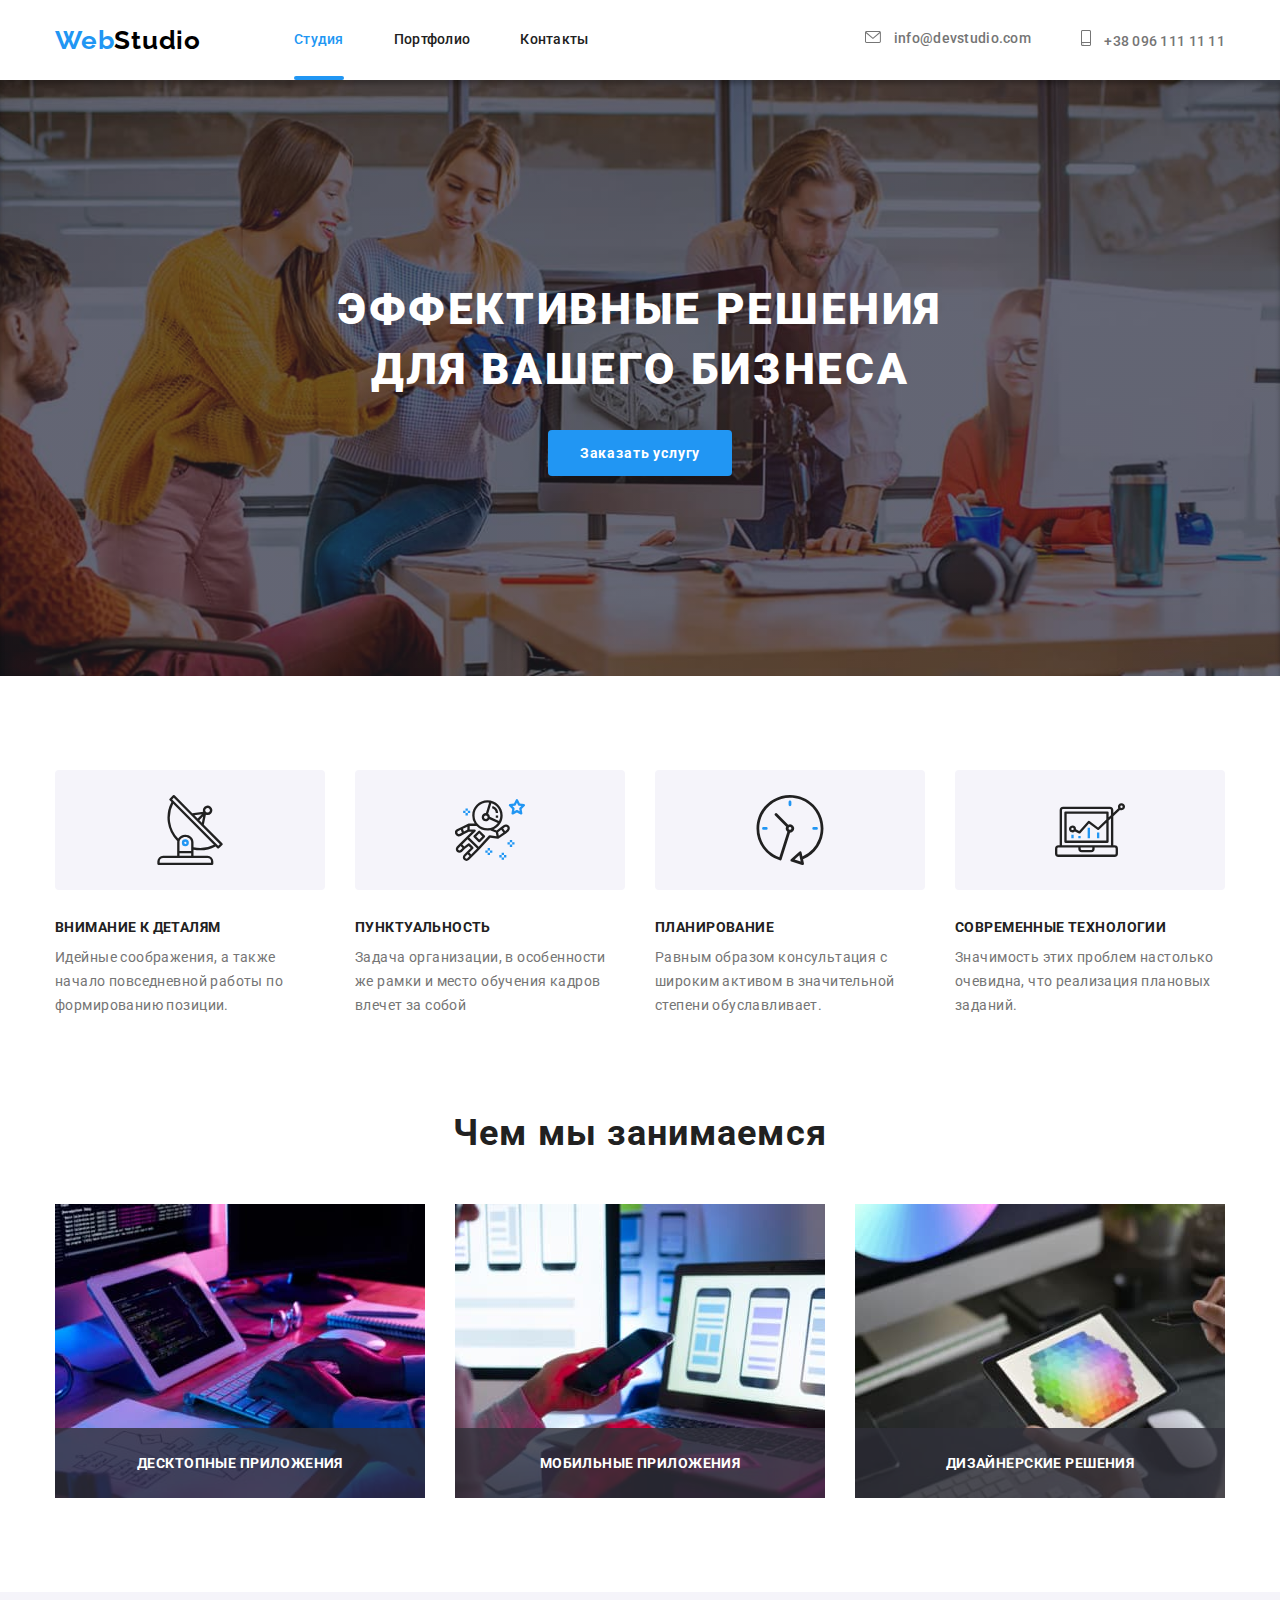
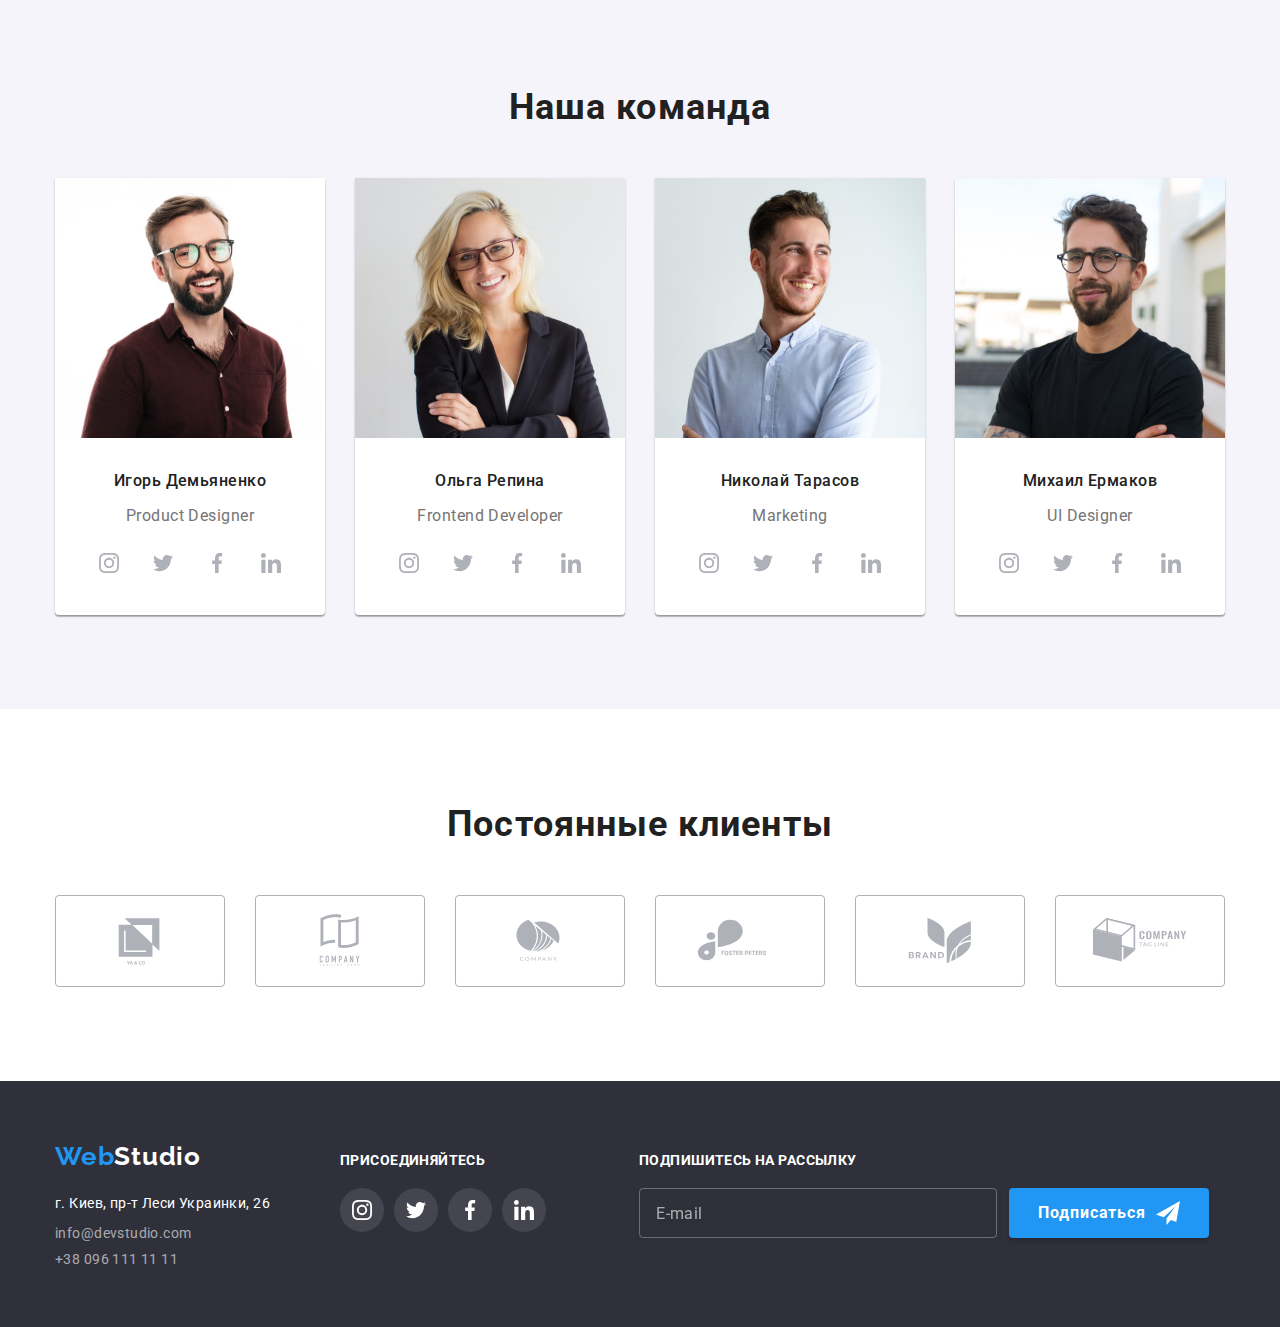
<file: index.html>
<!DOCTYPE html>
<html lang="ru">
  <head>
    <meta charset="UTF-8" />
    <meta http-equiv="X-UA-Compatible" content="IE=edge" />
    <meta name="viewport" content="width=device-width, initial-scale=1.0" />
    <!--fonts start-->
    <link rel="preconnect" href="https://fonts.googleapis.com" />
    <link rel="preconnect" href="https://fonts.gstatic.com" crossorigin />
    <link
      href="https://fonts.googleapis.com/css2?family=Raleway:wght@700&family=Roboto:wght@400;500;700;900&display=swap"
      rel="stylesheet"
    />
    <!--fonts end-->
    <!--normalise start-->
    <link
      rel="stylesheet"
      href="https://cdnjs.cloudflare.com/ajax/libs/modern-normalize/1.1.0/modern-normalize.min.css"
    />
    <!--normalise end-->
    <!--custom styles satrt-->
    <link rel="stylesheet" href="./CSS/main.min.css" />
    <link rel="stylesheet" href="./CSS/styles.css" />
    <!--custom styles end-->
    <title>WebStudio - HomePage</title>
  </head>
  <body>
    <!--Шапка сайта-->
    <header class="header">
      <div class="container main-nav">
        <nav class="site-nav">
          <a class="link logo" href="./index.html" title="HomePage"> Web<span>Studio</span> </a>
          <ul class="list site-link">
            <li class="item"><a class="link current" href="./index.html">Студия</a></li>
            <li class="item"><a class="link" href="./portfolio.html">Портфолио</a></li>
            <li class="item"><a class="link" href="">Контакты</a></li>
          </ul>
        </nav>
        <ul class="list contact-link contact-flex">
          <li class="item">
            <a class="link" href="mailto:info@devstudio.com">
              <svg class="contact-linc-icon" height="12px" width="16px">
                <use href="./images/symbol-defs.svg#mail-icon"></use>
              </svg>
              info@devstudio.com
            </a>
          </li>
          <li class="item">
            <a class="link" href="tel:+380961111111">
              <svg class="contact-linc-icon" height="16px" width="10px">
                <use href="./images/symbol-defs.svg#tel-icon"></use>
              </svg>
              +38 096 111 11 11</a
            >
          </li>
        </ul>
      </div>
    </header>
    <main>
      <!--Герой-->
      <section class="hero">
        <h1 class="hero-title">Эффективные решения<br />для вашего бизнеса</h1>
        <button class="hero-btn" type="button" data-modal-open>Заказать услугу</button>
      </section>
      <!--Наши преимущества-->
      <section class="features section">
        <div class="container">
          <h2 class="section__title" hidden>Наши преимущества</h2>
          <ul class="features__list list flex-container">
            <li class="features__item flex-element">
              <div class="features__wrapper">
                <svg class="icon-features" width="70px" height="70px">
                  <use href="./images/symbol-defs.svg#antenna"></use>
                </svg>
              </div>
              <h3 class="features__title">Внимание к деталям</h3>
              <p class="features__about">
                Идейные соображения, а также начало повседневной работы по формированию позиции.
              </p>
            </li>
            <li class="features__item flex-element">
              <div class="features__wrapper">
                <svg class="features__icon" width="70px" height="70px">
                  <use href="./images/symbol-defs.svg#astronaut"></use>
                </svg>
              </div>
              <h3 class="features__title">Пунктуальность</h3>
              <p class="features__about">
                Задача организации, в особенности же рамки и место обучения кадров влечет за собой
              </p>
            </li>
            <li class="features__item flex-element">
              <div class="features__wrapper">
                <svg class="features__icon" width="70px" height="70px">
                  <use href="./images/symbol-defs.svg#clock"></use>
                </svg>
              </div>
              <h3 class="features__title">Планирование</h3>
              <p class="features__about">
                Равным образом консультация с широким активом в значительной степени обуславливает.
              </p>
            </li>
            <li class="features__item flex-element">
              <div class="features__wrapper">
                <svg class="features__icon" width="70px" height="70px">
                  <use href="./images/symbol-defs.svg#diagram"></use>
                </svg>
              </div>
              <h3 class="features__title">Современные технологии</h3>
              <p class="features__about">
                Значимость этих проблем настолько очевидна, что реализация плановых заданий.
              </p>
            </li>
          </ul>
        </div>
      </section>
      <!--Примеры работ-->
      <section class="example section no-padding">
        <div class="container">
          <h2 class="section__title">Чем мы занимаемся</h2>
          <ul class="example__list list flex-container">
            <li class="flex-element example__item">
              <img src="./images/box-1.jpg" alt="Пример работы 1" width="370" height="294" />
              <p class="example__description">Десктопные приложения</p>
            </li>
            <li class="flex-element example__item">
              <img src="./images/box-2.jpg" alt="Пример работы 2" width="370" height="294" />
              <p class="example__description">Мобильные приложения</p>
            </li>
            <li class="flex-element example__item">
              <img src="./images/box-3.jpg" alt="Пример работы 3" width="370" height="294" />
              <p class="example__description">Дизайнерские решения</p>
            </li>
          </ul>
        </div>
      </section>
      <!--Команда-->
      <section class="command section">
        <div class="container">
          <h2 class="section__title">Наша команда</h2>
          <ul class="command__list list flex-container">
            <li class="command__item flex-element">
              <img
                class="command__photo"
                src="./images/employee-1.jpg"
                alt="Сотрудник 1"
                width="270"
                height="260"
              />
              <div class="command__wrapper">
                <h3 class="command__title">Игорь Демьяненко</h3>
                <p class="command__role">Product Designer</p>
                <ul class="social-networks list">
                  <li class="social-networks__item item">
                    <a
                      class="social-networks__link link"
                      href=""
                      target="_blank"
                      rel="noopener noreferrer"
                      aria-label="instagram"
                    >
                      <svg class="social-networks__icon" height="20px" width="20px">
                        <use href="./images/symbol-defs.svg#instagram"></use>
                      </svg>
                    </a>
                  </li>
                  <li class="social-networks__item item">
                    <a
                      class="social-networks__link"
                      href=""
                      target="_blank"
                      rel="noopener noreferrer"
                      aria-label="twitter"
                    >
                      <svg class="social-networks__icon" height="20px" width="20px">
                        <use href="./images/symbol-defs.svg#twitter"></use>
                      </svg>
                    </a>
                  </li>
                  <li class="social-networks__item item">
                    <a
                      class="social-networks__link"
                      href=""
                      target="_blank"
                      rel="noopener noreferrer"
                      aria-label="facebook"
                    >
                      <svg class="social-networks__icon" height="20px" width="20px">
                        <use href="./images/symbol-defs.svg#facebook"></use>
                      </svg>
                    </a>
                  </li>
                  <li class="social-networks__item item">
                    <a
                      class="social-networks__link"
                      href=""
                      target="_blank"
                      rel="noopener noreferrer"
                      aria-label="linkedin"
                    >
                      <svg class="social-networks__icon" height="20px" width="20px">
                        <use href="./images/symbol-defs.svg#linkedin"></use>
                      </svg>
                    </a>
                  </li>
                </ul>
              </div>
            </li>
            <li class="command__item flex-element">
              <img
                class="command__photo"
                src="./images/employee-2.jpg"
                alt="Сотрудник 2"
                width="270"
                height="260"
              />
              <div class="command__wrapper">
                <h3 class="command__title">Ольга Репина</h3>
                <p class="command__role">Frontend Developer</p>
                <ul class="social-networks list">
                  <li class="social-networks__item item">
                    <a
                      class="social-networks__link"
                      href=""
                      target="_blank"
                      rel="noopener noreferrer"
                      aria-label="instagram"
                    >
                      <svg class="social-networks__icon" height="20px" width="20px">
                        <use href="./images/symbol-defs.svg#instagram"></use>
                      </svg>
                    </a>
                  </li>
                  <li class="social-networks__item item">
                    <a
                      class="social-networks__link"
                      href=""
                      target="_blank"
                      rel="noopener noreferrer"
                      aria-label="twitter"
                    >
                      <svg class="social-networks__icon" height="20px" width="20px">
                        <use href="./images/symbol-defs.svg#twitter"></use>
                      </svg>
                    </a>
                  </li>
                  <li class="social-networks__item item">
                    <a
                      class="social-networks__link"
                      href=""
                      target="_blank"
                      rel="noopener noreferrer"
                      aria-label="facebook"
                    >
                      <svg class="social-networks__icon" height="20px" width="20px">
                        <use href="./images/symbol-defs.svg#facebook"></use>
                      </svg>
                    </a>
                  </li>
                  <li class="social-networks__item item">
                    <a
                      class="social-networks__link"
                      href=""
                      target="_blank"
                      rel="noopener noreferrer"
                      aria-label="linkedin"
                    >
                      <svg class="social-networks__icon" height="20px" width="20px">
                        <use href="./images/symbol-defs.svg#linkedin"></use>
                      </svg>
                    </a>
                  </li>
                </ul>
              </div>
            </li>
            <li class="command__item flex-element">
              <img
                class="command__photo"
                src="./images/employee-3.jpg"
                alt="Сотрудник 3"
                width="270"
                height="260"
              />
              <div class="command__wrapper">
                <h3 class="command__title">Николай Тарасов</h3>
                <p class="command__role">Marketing</p>
                <ul class="social-networks list">
                  <li class="social-networks__item item">
                    <a
                      class="social-networks__link"
                      href=""
                      target="_blank"
                      rel="noopener noreferrer"
                      aria-label="instagram"
                    >
                      <svg class="social-networks__icon" height="20px" width="20px">
                        <use href="./images/symbol-defs.svg#instagram"></use>
                      </svg>
                    </a>
                  </li>
                  <li class="social-networks__item item">
                    <a
                      class="social-networks__link"
                      href=""
                      target="_blank"
                      rel="noopener noreferrer"
                      aria-label="twitter"
                    >
                      <svg class="social-networks__icon" height="20px" width="20px">
                        <use href="./images/symbol-defs.svg#twitter"></use>
                      </svg>
                    </a>
                  </li>
                  <li class="social-networks__item item">
                    <a
                      class="social-networks__link"
                      href=""
                      target="_blank"
                      rel="noopener noreferrer"
                      aria-label="facebook"
                    >
                      <svg class="social-networks__icon" height="20px" width="20px">
                        <use href="./images/symbol-defs.svg#facebook"></use>
                      </svg>
                    </a>
                  </li>
                  <li class="social-networks__item item">
                    <a
                      class="social-networks__link"
                      href=""
                      target="_blank"
                      rel="noopener noreferrer"
                      aria-label="linkedin"
                    >
                      <svg class="social-networks__icon" height="20px" width="20px">
                        <use href="./images/symbol-defs.svg#linkedin"></use>
                      </svg>
                    </a>
                  </li>
                </ul>
              </div>
            </li>
            <li class="command__item flex-element">
              <img
                class="command__photo"
                src="./images/employee-4.jpg"
                alt="Сотрудник 4"
                width="270"
                height="260"
              />
              <div class="command__wrapper">
                <h3 class="command__title">Михаил Ермаков</h3>
                <p class="command__role">UI Designer</p>
                <ul class="social-networks list">
                  <li class="social-networks__item item">
                    <a
                      class="social-networks__link"
                      href=""
                      target="_blank"
                      rel="noopener noreferrer"
                      aria-label="instagram"
                    >
                      <svg class="social-networks__icon" height="20px" width="20px">
                        <use href="./images/symbol-defs.svg#instagram"></use>
                      </svg>
                    </a>
                  </li>
                  <li class="social-networks__item item">
                    <a
                      class="social-networks__link"
                      href=""
                      target="_blank"
                      rel="noopener noreferrer"
                      aria-label="twitter"
                    >
                      <svg class="social-networks__icon" height="20px" width="20px">
                        <use href="./images/symbol-defs.svg#twitter"></use>
                      </svg>
                    </a>
                  </li>
                  <li class="social-networks__item item">
                    <a
                      class="social-networks__link"
                      href=""
                      target="_blank"
                      rel="noopener noreferrer"
                      aria-label="facebook"
                    >
                      <svg class="social-networks__icon" height="20px" width="20px">
                        <use href="./images/symbol-defs.svg#facebook"></use>
                      </svg>
                    </a>
                  </li>
                  <li class="social-networks__item item">
                    <a
                      class="social-networks__link"
                      href=""
                      target="_blank"
                      rel="noopener noreferrer"
                      aria-label="linkedin"
                    >
                      <svg class="social-networks__icon" height="20px" width="20px">
                        <use href="./images/symbol-defs.svg#linkedin"></use>
                      </svg>
                    </a>
                  </li>
                </ul>
              </div>
            </li>
          </ul>
        </div>
      </section>
      <!--Клиенты-->
      <section class="clients section">
        <div class="container">
          <h2 class="section__title">Постоянные клиенты</h2>
          <ul class="clients__list list flex-container">
            <li class="clients__item item flex-element">
              <a class="clients__link link" href="">
                <svg class="clients__icon" height="60px" width="106px">
                  <use href="./images/symbol-defs.svg#logo-1"></use>
                </svg>
              </a>
            </li>
            <li class="clients__item item flex-element">
              <a class="clients__link link" href="">
                <svg class="clients__icon" height="60px" width="106px">
                  <use href="./images/symbol-defs.svg#logo-2"></use>
                </svg>
              </a>
            </li>
            <li class="clients__item item flex-element">
              <a class="clients__link link" href="">
                <svg class="clients__icon" height="60px" width="106px">
                  <use href="./images/symbol-defs.svg#logo-3"></use>
                </svg>
              </a>
            </li>
            <li class="clients__item item flex-element">
              <a class="clients__link link" href="">
                <svg class="clients__icon" height="60px" width="106px">
                  <use href="./images/symbol-defs.svg#logo-4"></use>
                </svg>
              </a>
            </li>
            <li class="clients__item item flex-element">
              <a class="clients__link link" href="">
                <svg class="clients__icon" height="60px" width="106px">
                  <use href="./images/symbol-defs.svg#logo-5"></use>
                </svg>
              </a>
            </li>
            <li class="clients__item item flex-element">
              <a class="clients__link link" href="">
                <svg class="clients__icon" height="60px" width="106px">
                  <use href="./images/symbol-defs.svg#logo-6"></use>
                </svg>
              </a>
            </li>
          </ul>
        </div>
      </section>
    </main>
    <!--Footer-->
    <footer class="footer">
      <div class="container">
        <div class="footer-contacts">
          <a class="link logo" href="./index.html" title="HomePage"> Web<span>Studio</span> </a>
          <address class="adds">г. Киев, пр-т Леси Украинки, 26</address>
          <ul class="list contact-link">
            <li class="footer-contact">
              <a class="link" href="mailto:info@devstudio.com">info@devstudio.com</a>
            </li>
            <li class="footer-contact">
              <a class="link" href="tel:+380961111111">+38 096 111 11 11</a>
            </li>
          </ul>
        </div>
        <div class="footer-social-link">
          <strong class="footer-title">присоединяйтесь</strong>
          <ul class="social-networks social-networks--mt list">
            <li class="social-networks__item item">
              <a
                class="social-networks__link social-networks__link--mode-dark link"
                href=""
                target="_blank"
                rel="noopener noreferrer"
                aria-label="instagram"
              >
                <svg class="social-linc-icon" height="20px" width="20px">
                  <use href="./images/symbol-defs.svg#instagram"></use>
                </svg>
              </a>
            </li>
            <li class="social-networks__item item">
              <a
                class="social-networks__link social-networks__link--mode-dark link"
                href=""
                target="_blank"
                rel="noopener noreferrer"
                aria-label="twitter"
              >
                <svg class="social-linc-icon" height="20px" width="20px">
                  <use href="./images/symbol-defs.svg#twitter"></use>
                </svg>
              </a>
            </li>
            <li class="social-networks__item item">
              <a
                class="social-networks__link social-networks__link--mode-dark link"
                href=""
                target="_blank"
                rel="noopener noreferrer"
                aria-label="facebook"
              >
                <svg class="social-linc-icon" height="20px" width="20px">
                  <use href="./images/symbol-defs.svg#facebook"></use>
                </svg>
              </a>
            </li>
            <li class="social-networks__item item">
              <a
                class="social-networks__link social-networks__link--mode-dark link"
                href=""
                target="_blank"
                rel="noopener noreferrer"
                aria-label="linkedin"
              >
                <svg class="social-linc-icon" height="20px" width="20px">
                  <use href="./images/symbol-defs.svg#linkedin"></use>
                </svg>
              </a>
            </li>
          </ul>
        </div>
        <form class="footer-form" name="subscribe-form">
          <strong class="footer-subscribe-form">Подпишитесь на рассылку</strong>
          <label>
            <input class="footer-form-email" type="email" name="user-email" placeholder="E-mail" />
          </label>
          <button class="footer-form-btn" type="submit">
            <span class="subscribe">Подписаться</span>
            <svg class="send" height="24px" width="24px">
              <use href="./images/symbol-defs.svg#send"></use>
            </svg>
          </button>
        </form>
      </div>
    </footer>
    <!-- modal window start-->
    <div class="backdrop is-hidden" data-modal>
      <div class="modal">
        <button class="modal-btn" type="button" data-modal-close>
          <svg class="close-modal" height="18px" width="18px">
            <use href="./images/symbol-defs.svg#close-icon"></use>
          </svg>
        </button>
        <form name="order-form" autocomplete="on" novalidate>
          <strong class="form-header">Оставьте свои данные, мы вам перезвоним</strong>
          <label class="form-entry-field">
            <span class="form-field-label">Имя</span>
            <div class="form-field-wrapper">
              <input
                class="form-field-contact"
                type="text"
                name="user-name"
                minlength="2"
                placeholder=" "
              />
              <svg class="form-icon" height="18px" width="18px">
                <use href="./images/symbol-defs.svg#person-black"></use>
              </svg>
            </div>
          </label>
          <label class="form-entry-field">
            <span class="form-field-label">Телефон</span>
            <div class="form-field-wrapper">
              <input class="form-field-contact" type="tel" name="user-phone" placeholder=" " />
              <svg class="form-icon" height="18px" width="18px">
                <use href="./images/symbol-defs.svg#phone-black"></use>
              </svg>
            </div>
          </label>
          <label class="form-entry-field">
            <span class="form-field-label">Почта</span>
            <div class="form-field-wrapper">
              <input class="form-field-contact" type="email" name="user-email" placeholder=" " />
              <svg class="form-icon" height="18px" width="18px">
                <use href="./images/symbol-defs.svg#email-black"></use>
              </svg>
            </div>
          </label>
          <label class="form-entry-field comment">
            <span class="form-field-label">Комментарий</span>
            <textarea
              class="form-field-comment"
              name="user-comment"
              cols="30"
              rows="11"
              placeholder="Введите текст"
            ></textarea>
          </label>
          <label class="form-entry-field check">
            <input class="visually-hidden form-chekbox" type="checkbox" name="user-agreement" />
            <span class="custom-chekbox">
              <svg class="custom-chekbox-icon" width="11px" height="8px">
                <use href="./images/symbol-defs.svg#vector"></use>
              </svg>
            </span>
            <span class="text-agreement">Соглашаюсь с рассылкой и принимаю</span>
            <a class="link-agreement" href="">Условия договора</a>
          </label>
          <button class="form-submit-btn" type="submit" disabled>Отправить</button>
        </form>
      </div>
    </div>
    <!-- modal window end-->
    <!-- JS start-->
    <script src="./js/modal.js"></script>
    <!-- JS end-->
  </body>
</html>
</file>
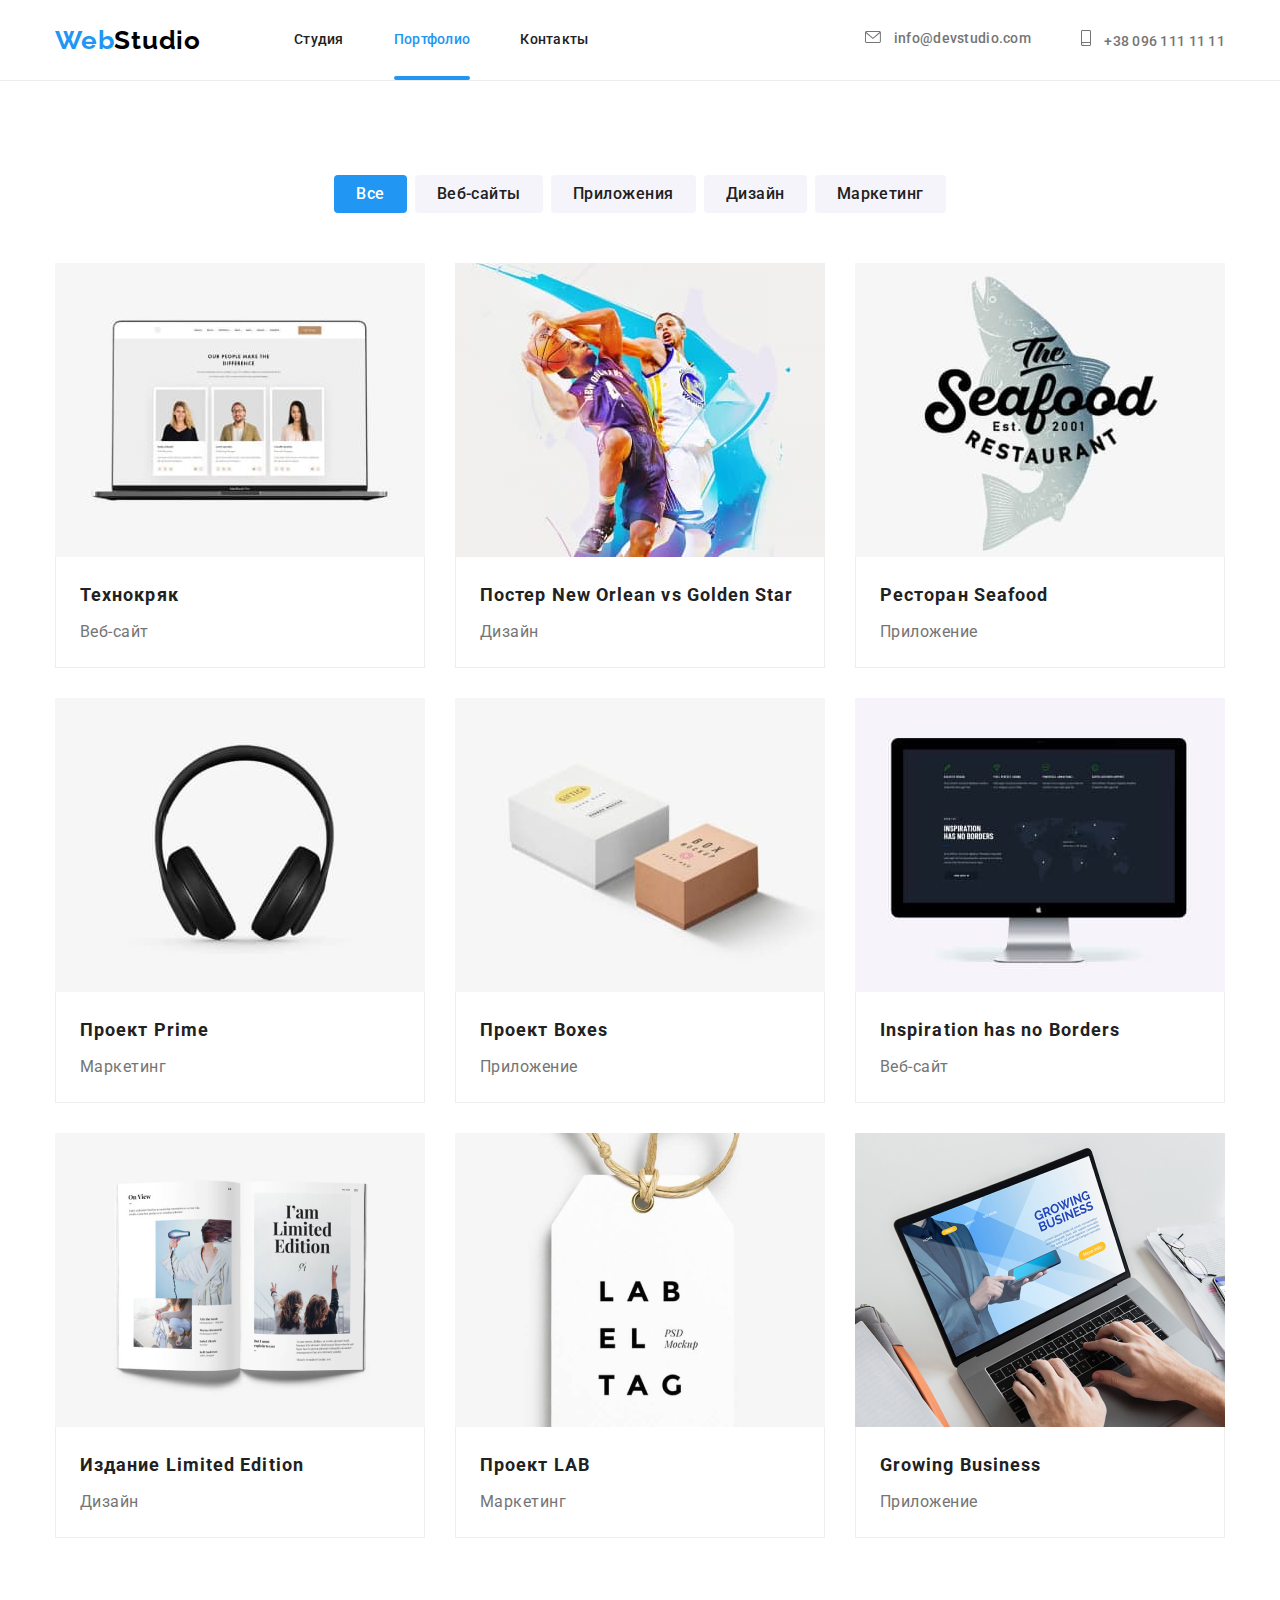
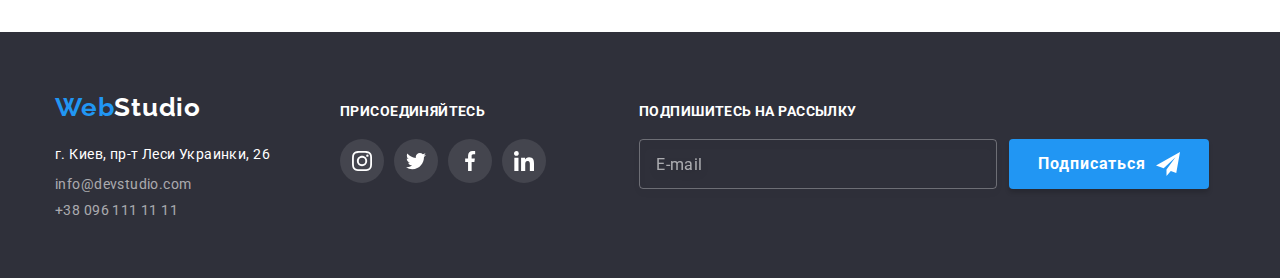
<file: portfolio.html>
<!DOCTYPE html>
<html lang="ru">
  <head>
    <meta charset="UTF-8" />
    <meta http-equiv="X-UA-Compatible" content="IE=edge" />
    <meta name="viewport" content="width=device-width, initial-scale=1.0" />
    <!--fonts start-->
    <link rel="preconnect" href="https://fonts.googleapis.com" />
    <link rel="preconnect" href="https://fonts.gstatic.com" crossorigin />
    <link
      href="https://fonts.googleapis.com/css2?family=Raleway:wght@700&family=Roboto:wght@400;500;700;900&display=swap"
      rel="stylesheet"
    />
    <!--fonts end-->
    <!--normalise start-->
    <link
      rel="stylesheet"
      href="https://cdnjs.cloudflare.com/ajax/libs/modern-normalize/1.1.0/modern-normalize.min.css"
    />
    <!--normalise end-->
    <!--custom styles satrt-->
    <link rel="stylesheet" href="./CSS/main.min.css" />
    <link rel="stylesheet" href="./CSS/styles.css" />
    <!--custom styles end-->
    <title>Portfolio</title>
  </head>
  <body>
    <!--Шапка сайта-->
    <header class="header pf-header">
      <div class="container main-nav">
        <nav class="site-nav">
          <a class="link logo" href="./index.html" title="HomePage"> Web<span>Studio</span> </a>
          <ul class="list site-link">
            <li class="item"><a class="link" href="./index.html">Студия</a></li>
            <li class="item"><a class="link current" href="./portfolio.html">Портфолио</a></li>
            <li class="item"><a class="link" href="">Контакты</a></li>
          </ul>
        </nav>
        <ul class="list contact-link contact-flex">
          <li class="item">
            <a class="link" href="mailto:info@devstudio.com">
              <svg class="contact-linc-icon" height="12px" width="16px">
                <use href="./images/symbol-defs.svg#mail-icon"></use>
              </svg>
              info@devstudio.com
            </a>
          </li>
          <li class="item">
            <a class="link" href="tel:+380961111111">
              <svg class="contact-linc-icon" height="16px" width="10px">
                <use href="./images/symbol-defs.svg#tel-icon"></use>
              </svg>
              +38 096 111 11 11</a
            >
          </li>
        </ul>
      </div>
    </header>
    <!--герой-->
    <main>
      <!--Портфолио-->
      <section class="section">
        <div class="pf-container">
          <h1 class="pf-title" hidden>Портфолио</h1>
          <!--фильтры-->
          <ul class="list filter-flex">
            <li class="pf-item">
              <button class="portfolio-btn current" type="button">Все</button>
            </li>
            <li class="pf-item">
              <button class="portfolio-btn" type="button">Веб-сайты</button>
            </li>
            <li class="pf-item">
              <button class="portfolio-btn" type="button">Приложения</button>
            </li>
            <li class="pf-item">
              <button class="portfolio-btn" type="button">Дизайн</button>
            </li>
            <li class="pf-item">
              <button class="portfolio-btn" type="button">Маркетинг</button>
            </li>
          </ul>
          <!--Портфолио примеры работ-->
          <ul class="list flex-container">
            <li class="flex-element">
              <div class="pf-card">
                <img
                  class="img-example"
                  src="./images/portfolio/img-1.jpg"
                  alt="Пример веб-сайта"
                  width="370"
                  height="294"
                />
                <div class="pf-overlay is-hidden">
                  <p class="pf-description">
                    Ресурс предлагает комплексные предложения с разным уровнем функционала и
                    сервисов. Все это позволит посетителю получить исчерпывающие сведения о компании
                    или частном лице.
                  </p>
                </div>
              </div>
              <div class="example-descripion">
                <h2 class="example-title">Технокряк</h2>
                <p class="about-example">Веб-сайт</p>
              </div>
            </li>
            <li class="flex-element">
              <div class="pf-card">
                <img
                  class="img-example"
                  src="./images/portfolio/img-2.jpg"
                  alt="Пример Дизайна"
                  width="370"
                  height="294"
                />
                <div class="pf-overlay is-hidden">
                  <p class="pf-description">
                    Ресурс предлагает комплексные предложения с разным уровнем функционала и
                    сервисов. Все это позволит посетителю получить исчерпывающие сведения о компании
                    или частном лице.
                  </p>
                </div>
              </div>
              <div class="example-descripion">
                <h2 class="example-title">Постер New Orlean vs Golden Star</h2>
                <p class="about-example">Дизайн</p>
              </div>
            </li>
            <li class="flex-element">
              <div class="pf-card">
                <img
                  class="img-example"
                  src="./images/portfolio/img-3.jpg"
                  alt="Пример приложения"
                  width="370"
                  height="294"
                />
                <div class="pf-overlay is-hidden">
                  <p class="pf-description">
                    Ресурс предлагает комплексные предложения с разным уровнем функционала и
                    сервисов. Все это позволит посетителю получить исчерпывающие сведения о компании
                    или частном лице.
                  </p>
                </div>
              </div>
              <div class="example-descripion">
                <h2 class="example-title">Ресторан Seafood</h2>
                <p class="about-example">Приложение</p>
              </div>
            </li>
            <li class="flex-element">
              <div class="pf-card">
                <img
                  class="img-example"
                  src="./images/portfolio/img-4.jpg"
                  alt="Пример маркетинг"
                  width="370"
                  height="294"
                />
                <div class="pf-overlay is-hidden">
                  <p class="pf-description">
                    Ресурс предлагает комплексные предложения с разным уровнем функционала и
                    сервисов. Все это позволит посетителю получить исчерпывающие сведения о компании
                    или частном лице.
                  </p>
                </div>
              </div>
              <div class="example-descripion">
                <h2 class="example-title">Проект Prime</h2>
                <p class="about-example">Маркетинг</p>
              </div>
            </li>
            <li class="flex-element">
              <div class="pf-card">
                <img
                  class="img-example"
                  src="./images/portfolio/img-5.jpg"
                  alt="Пример приложения"
                  width="370"
                  height="294"
                />
                <div class="pf-overlay is-hidden">
                  <p class="pf-description">
                    Ресурс предлагает комплексные предложения с разным уровнем функционала и
                    сервисов. Все это позволит посетителю получить исчерпывающие сведения о компании
                    или частном лице.
                  </p>
                </div>
              </div>
              <div class="example-descripion">
                <h2 class="example-title">Проект Boxes</h2>
                <p class="about-example">Приложение</p>
              </div>
            </li>
            <li class="flex-element">
              <div class="pf-card">
                <img
                  class="img-example"
                  src="./images/portfolio/img-6.jpg"
                  alt="Пример веб-сайта"
                  width="370"
                  height="294"
                />
                <div class="pf-overlay is-hidden">
                  <p class="pf-description">
                    Ресурс предлагает комплексные предложения с разным уровнем функционала и
                    сервисов. Все это позволит посетителю получить исчерпывающие сведения о компании
                    или частном лице.
                  </p>
                </div>
              </div>
              <div class="example-descripion">
                <h2 class="example-title">Inspiration has no Borders</h2>
                <p class="about-example">Веб-сайт</p>
              </div>
            </li>
            <li class="flex-element">
              <div class="pf-card">
                <img
                  class="img-example"
                  src="./images/portfolio/img-7.jpg"
                  alt="Пример дизайна"
                  width="370"
                  height="294"
                />
                <div class="pf-overlay is-hidden">
                  <p class="pf-description">
                    Ресурс предлагает комплексные предложения с разным уровнем функционала и
                    сервисов. Все это позволит посетителю получить исчерпывающие сведения о компании
                    или частном лице.
                  </p>
                </div>
              </div>
              <div class="example-descripion">
                <h2 class="example-title">Издание Limited Edition</h2>
                <p class="about-example">Дизайн</p>
              </div>
            </li>
            <li class="flex-element">
              <div class="pf-card">
                <img
                  class="img-example"
                  src="./images/portfolio/img-8.jpg"
                  alt="Пример маркетинг"
                  width="370"
                  height="294"
                />
                <div class="pf-overlay is-hidden">
                  <p class="pf-description">
                    Ресурс предлагает комплексные предложения с разным уровнем функционала и
                    сервисов. Все это позволит посетителю получить исчерпывающие сведения о компании
                    или частном лице.
                  </p>
                </div>
              </div>
              <div class="example-descripion">
                <h2 class="example-title">Проект LAB</h2>
                <p class="about-example">Маркетинг</p>
              </div>
            </li>
            <li class="flex-element">
              <div class="pf-card">
                <img
                  class="img-example"
                  src="./images/portfolio/img-9.jpg"
                  alt="Пример приложения"
                  width="370"
                  height="294"
                />
                <div class="pf-overlay is-hidden">
                  <p class="pf-description">
                    Ресурс предлагает комплексные предложения с разным уровнем функционала и
                    сервисов. Все это позволит посетителю получить исчерпывающие сведения о компании
                    или частном лице.
                  </p>
                </div>
              </div>
              <div class="example-descripion">
                <h2 class="example-title">Growing Business</h2>
                <p class="about-example">Приложение</p>
              </div>
            </li>
          </ul>
        </div>
      </section>
    </main>
    <!--Footer-->
    <footer class="footer">
      <div class="container">
        <div class="footer-contacts">
          <a class="link logo" href="./index.html" title="HomePage"> Web<span>Studio</span> </a>
          <address class="adds">г. Киев, пр-т Леси Украинки, 26</address>
          <ul class="list contact-link">
            <li class="footer-contact">
              <a class="link" href="mailto:info@devstudio.com">info@devstudio.com</a>
            </li>
            <li class="footer-contact">
              <a class="link" href="tel:+380961111111">+38 096 111 11 11</a>
            </li>
          </ul>
        </div>
        <div class="footer-social-link">
          <strong class="footer-title">присоединяйтесь</strong>
          <ul class="social-networks social-networks--mt list">
            <li class="social-networks__item item">
              <a
                class="social-networks__link social-networks__link--mode-dark link"
                href=""
                target="_blank"
                rel="noopener noreferrer"
                aria-label="instagram"
              >
                <svg class="social-linc-icon" height="20px" width="20px">
                  <use href="./images/symbol-defs.svg#instagram"></use>
                </svg>
              </a>
            </li>
            <li class="social-networks__item item">
              <a
                class="social-networks__link social-networks__link--mode-dark link"
                href=""
                target="_blank"
                rel="noopener noreferrer"
                aria-label="twitter"
              >
                <svg class="social-linc-icon" height="20px" width="20px">
                  <use href="./images/symbol-defs.svg#twitter"></use>
                </svg>
              </a>
            </li>
            <li class="social-networks__item item">
              <a
                class="social-networks__link social-networks__link--mode-dark link"
                href=""
                target="_blank"
                rel="noopener noreferrer"
                aria-label="facebook"
              >
                <svg class="social-linc-icon" height="20px" width="20px">
                  <use href="./images/symbol-defs.svg#facebook"></use>
                </svg>
              </a>
            </li>
            <li class="social-networks__item item">
              <a
                class="social-networks__link social-networks__link--mode-dark link"
                href=""
                target="_blank"
                rel="noopener noreferrer"
                aria-label="linkedin"
              >
                <svg class="social-linc-icon" height="20px" width="20px">
                  <use href="./images/symbol-defs.svg#linkedin"></use>
                </svg>
              </a>
            </li>
          </ul>
        </div>
        <form class="footer-form" name="subscribe-form">
          <strong class="footer-subscribe-form">Подпишитесь на рассылку</strong>
          <label>
            <input class="footer-form-email" type="email" name="user-email" placeholder="E-mail" />
          </label>
          <button class="footer-form-btn" type="submit">
            <span class="subscribe">Подписаться</span>
            <svg class="send" height="24px" width="24px">
              <use href="./images/symbol-defs.svg#send"></use>
            </svg>
          </button>
        </form>
      </div>
    </footer>
  </body>
</html>
</file>
<file: CSS/styles.css>
/* :root{ */
/*fonts*/
/* --main-font: "Roboto";
--secondary-font: "Raleway"; */

/*text colors*/
/* --main-color: #757575;
--dark-color: #212121;
--light-color: #FFFFFF;
--accent-color: #2196F3;
--hero-footer-color: #2F303A; */
/*bg-colors*/

/*others*/
/* --items: 3;
--indent: 30px;
} */

/*hide elements*/
/* .visually-hidden{
    position: absolute;
    white-space: nowrap;
    width: 1px;
    height: 1px;
    overflow: hidden;
    border: 0;
    padding: 0;
    clip: rect(0 0 0 0);
    clip-path: inset(50%);
    margin: -1px;
} */

/* body{
    background-color: #FFFFFF;
    color: var(--main-color);
    font-family: var(--main-font);
    font-size: 14px;
} */
/* common styles start */
/* .list{
    list-style: none;
    margin: 0;
    padding: 0;
}
.link{
    text-decoration: none;
} */

/* .container {
    width: 1200px;
    margin: 0 auto;
    padding-left: 15px;
    padding-right: 15px;
} */
/*section start*/
/* .section {  
    padding-top: 94px;
    padding-bottom: 94px;
} */

/*header start*/
/* .main-nav,
.site-nav{
    display: flex;
    align-items: center;
} */
/* .header .link.logo, */
/* .footer .link.logo{
    font-family: 'Raleway';
    font-style: normal;
    font-weight: 700;
    font-size: 26px;
    line-height: 1.19;
    letter-spacing: 0.03em;
    color: var(--accent-color);
    } */
/* .header .link.logo{
    margin-right: 93px;
} */
/* .header .link{
    font-style: normal;
    font-weight: 500;
    font-size: 14px;
    line-height: 1.14;
    letter-spacing: 0.02em;
    transition: color 250ms cubic-bezier(0.4, 0, 0.2, 1), background-color 250ms cubic-bezier(0.4, 0, 0.2, 1), transform 250ms cubic-bezier(0.4, 0, 0.2, 1);
} */

/* .site-link .link{
    position: relative;

    display: block;
    padding-top: 32px;
    padding-bottom: 32px;

    color: var(--dark-color);
  
} */

/* .site-link .current.link::after {
    content:'';

    position: absolute;
    left: 0 px;
    bottom: 0 px;

    display:block;
    width: 100%;
    height: 4px;
    border-radius: 2px;

    transform: translateY(28px);
    
    background: var(--accent-color);
} */

/* .site-link .link:hover::after,
.site-link .link:focus::after{
    content: '';
    
    position: absolute;
    left: 0 px;
    bottom: 0 px;
    
    display: block;
    width: 100%;
    height: 4px;
    border-radius: 2px;

    transform: translateY(28px);
    
    background: var(--accent-color);
} */

/* .contact-link .link{
    color: var(--main-color);
} */
/* .link:hover,
.link:focus {
    color: var(--accent-color);
    cursor: pointer;
    transform: scale(1.1);
} */
/* span{
    color: #000000;
} */
/* .site-link .current {
    color: var(--accent-color);
}
.site-link{
    display: flex;
} */
/* .site-link>.item:not(:last-child), */
/* .contact-flex>.item:not(:last-child){
    margin-right: 50px;
}
.contact-flex{
    display: flex;
    margin-left: auto;
} */
/*header end*/

/* START 
Сетка на Flex-box*/
/* .flex-container {
    display: flex;
    flex-wrap: wrap;
    margin: calc(-1 * var(--indent) / 2);
}

.flex-element {
    flex-basis: calc((100% - var(--indent) * var(--items)) / var(--items));
    margin: calc(var(--indent) / 2);
    box-sizing: border-box;
} */

/* Сетка на Flex-box
    END              */

/*hero start*/
/* .hero{
    max-width: 1600px;
    margin-left: auto;
    margin-right: auto;
    background-color: var(--hero-footer-color);
    background-image: linear-gradient(to right, rgba(47, 48, 58, 0.4), rgba(47, 48, 58, 0.4)), url(../images/hero-bg.jpg);
    text-align: center;
    padding-top: 200px;
    padding-bottom: 200px;
    background-repeat: no-repeat;
    background-position: center;
    background-size: cover;
    box-shadow: inset 0px 4px 4px rgba(0, 0, 0, 0.25);
} */

/* .hero-title{
    margin-top: 0;
    margin-bottom: 30px;
    font-style: normal;
    font-weight: 900;
    font-size: 44px;
    line-height: 1.36;
    letter-spacing: 0.06em;
    text-transform: uppercase;
    color: var(--light-color);
} */
/* .hero-btn {
    padding-top: 10px;
    padding-bottom: 10px;
    padding-left: 32px;
    padding-right: 32px;
    font-size: var(--main-font);
    font-weight: 700;
    line-height: 1.88;
    align-items: center;
    text-align: center;
    letter-spacing: 0.06em;
    background-color: var(--accent-color);
    color: var(--light-color);
    border-radius: 4px;
    border: 0; 
    cursor: pointer;
    transform: scale(1);
    transition: transform 250ms cubic-bezier(0.4, 0, 0.2, 1);
}
.hero-btn:hover,
.hero-btn:focus{
    background-color: #188CE8;
    transform: scale(1.5);
} */
/*hero end*/
/*section start*/
/* .section__title{
    margin-top: 0;
    margin-bottom: 50px;
    font-style: normal;
    font-weight: 700;
    font-size: 36px;
    line-height: 1.17;
    text-align: center;
    letter-spacing: 0.03em;
    color: var(--dark-color);
} */
/* .features__title{
    margin-top: 0px;
    margin-bottom: 10px;
    font-style: normal;
    font-weight: 700;
    font-size: 14px;
    line-height: 1.14;
    letter-spacing: 0.03em;
    text-transform: uppercase;
    color: var(--dark-color);
} */
/* .features__about{
    margin-top: 0px;
    margin-bottom: 0px;
    font-style: normal;
    font-weight: 400;
    font-size: 14px;
    line-height: 1.71;
    letter-spacing: 0.03em;
    color: var(--main-color);
}

.features__wrapper{
    height: 120px;
    width: 270px;
    margin-bottom: 30px;
    display: flex;
    justify-content: center;
    align-items: center;
    background-color: #F5F4FA;
    border-radius: 4px;
}

.features__list{
    --items: 4;
}

.example__item {
    position: relative;
    display: flex;
}

.example__description {
    display: flex;
    position: absolute;
    bottom: 0;
    left: 0;

    margin: 0;
    padding: 0;
    width: 370px;
    height: 70px;
    align-items: center;
    justify-content: center;

    color: var(--light-color);
    font-family: var(--main-font);
    font-style: normal;
    font-weight: 700;
    font-size: 14px;
    line-height: 16px;
    text-align: center;
    letter-spacing: 0.03em;
    text-transform: uppercase;

    background-color: rgba(47, 48, 58, 0.8);
} */


/* .no-padding{
    padding-top: 0px;
} */
/* .command__wrapper{
    padding-top: 30px;
    padding-bottom: 30px;
} */
/* .command__title{
    margin-top: 0px;
    margin-bottom: 10px;
    font-weight: 500;
    color: var(--dark-color);
} */
/* .command-role{
    margin-top: 0px;
    margin-bottom: 16px;
    font-weight: 400;;
    color: var(--main-color);
} */
/* .command__title, */
/* .command__role{
    font-style: normal;
    font-size: 16px;
    line-height: 1.19;
    text-align: center;
    letter-spacing: 0.03em;
}
.command{
    padding-top: 94px;
    background-color: #F5F4FA;
}

.features__list,
.command__list{
    --items: 4;
}

.command__item{
    box-shadow: 0px 1px 3px rgba(0, 0, 0, 0.12), 0px 1px 1px rgba(0, 0, 0, 0.14), 0px 2px 1px rgba(0, 0, 0, 0.2);
    border-radius: 0px 0px 4px 4px;
    background-color: var(--light-color);
}


.contact-linc-icon{
    margin-right: 10px;
    fill: currentColor;
    display: inline-block;
    align-items: center;

} */

/* .social-networks, */
/* .header.contact-link .link,
.footer-link-list{
    display:flex;
    align-items: center;
    justify-content: center;
}
.social-networks__item:not(:last-child){
    margin-right: 10px;
} */

/* .social-networks__link, */
/* .social-link{
    display: flex;
    align-items: center;
    justify-content: center;
    height: 44px;
    width: 44px;
    border-radius: 50%;
    background-color: var(--light-color);
    fill:#AFB1B8;
    transition: color 250ms cubic-bezier(0.4, 0, 0.2, 1), background-color 250ms cubic-bezier(0.4, 0, 0.2, 1), transform 250ms cubic-bezier(0.4, 0, 0.2, 1);
} */

/* .social-networks__link--mode-dark{
    background-color: rgba(255, 255, 255, 0.1);
    fill:var(--light-color)
} */

/* .social-networks__link:hover .social-networks__icon,
.social-networks__link:focus .social-networks__icon{
fill: var(--light-color);
}
.social-networks__link:hover,
.social-networks__link:focus{
    background-color: var(--accent-color);
    transform: scale(1.4);
} */



/* .list.flex.item{
    padding-top: 50px;
    padding-bottom: 94px;
} */

/* .clients__list{
    --items:6;
}


.clients__link {
    display: flex;
    justify-content: center;
    align-items: center;
    width: 170px;
    height: 92px;
    border: 1px solid #afb1b8;
    border-radius: 4px;
    color: #AFB1B8;
        transition: color 250ms cubic-bezier(0.4, 0, 0.2, 1), transform 250ms cubic-bezier(0.4, 0, 0.2, 1);
    }

.clients__link:hover,
.clients__link:focus  {
    border: 1px solid var(--accent-color);
    color: var(--accent-color);
    transform: scale(1.3);
}

.clients__icon{
    fill: currentColor;
} */


/*footer start*/
/* .footer {
    padding-top: 60px;
    padding-bottom: 60px;
    background-color: var(--hero-footer-color);
} */

/* .footer .container{
    display: flex;
    align-items: baseline;
} */

/* .footer .link{
    font-weight: 400;
    line-height: 1.19;
    letter-spacing: 0.03em;
    color: rgba(255, 255, 255, 0.6);
} */
/* .footer-title{
    font-family: var(--main-font);
    font-style: normal;
    font-weight: 700;
    font-size: 14px;
    line-height: 16px;
    letter-spacing: 0.03em;
    text-transform: uppercase;
    color: var(--light-color);
} */

/* .social-networks--mt {
    margin-top: 20px;
}
.adds{
    margin-bottom: 9px;
    font-style: normal;
    font-weight: 400;
    font-size: 14px;
    line-height: 1.71;
    letter-spacing: 0.03em;
    color: var(--light-color);
} */
/* .footer .logo span{
    color: var(--light-color);
} */
/* .footer .logo{

    margin-bottom: 20px;
    display: flex;
} */
/* .footer-contact:not(:last-child){
margin-bottom: 9px;
}

.footer-contacts {
    margin-right: 70px;
} */


/* .footer-social-link{
margin-right: 93px;
} */
/* .footer-subscribe-form{

    display: block;
    font-family: var(--main-font);
    font-style: normal;
    font-weight: 700;
    font-size: 14px;
    line-height: 16px;
    letter-spacing: 0.03em;
    text-transform: uppercase;

    margin-bottom: 20px;
    
    color: var(--light-color);
}

.footer-form-email{
    width: 358px;
    height: 50px;
    margin-right: 12px;
    padding-left: 16px;
    background-color: transparent;
    outline: transparent;
    font-family: var(--main-font);
    font-style: normal;
    font-weight: 400;
    font-size: 16px;
    line-height: 20px;
    align-items: center;
    letter-spacing: 0.03em;
        
    color: var(--light-color);
    
    border: 1px solid rgba(255, 255, 255, 0.3);
    filter: drop-shadow(0px 4px 4px rgba(0, 0, 0, 0.15));
    border-radius: 4px;
}

.footer-form-email::placeholder{
    font-family: var(--main-font);
    font-style: normal;
    font-weight: 400;
    font-size: 16px;
    line-height: 20px;
    
    display: flex;
    align-items: center;
    letter-spacing: 0.03em;
    
    color: rgba(255, 255, 255, 0.6);
}

.footer-form-btn{
    display: inline-flex;
    position: absolute;
    width: 200px;
    height: 50px;
    border-radius: 4px;

    align-items: center;
    justify-content: center;

    background-color: var(--accent-color);
    box-shadow: 0px 4px 4px rgba(0, 0, 0, 0.15);

    border: 0;

    cursor: pointer;

    transform: scale(1);
    transition: transform 250ms cubic-bezier(0.4, 0, 0.2, 1);
}
.footer-form-btn:hover,
.footer-form-btn:focus {
    transform: scale(1.1);
}

.footer-form-btn:hover .send,
.footer-form-btn:focus .send{
    transform: rotate(360deg);
}
.send{
    align-items: center;
    justify-content: center;
    fill: var(--light-color);
    transition: transform 250ms cubic-bezier(0.4, 0, 0.2, 1);
}

.subscribe{
    font-family: var(--main-font);
    font-style: normal;
    font-weight: 700;
    font-size: 16px;
    line-height: 30px;

    align-items: center;
    text-align: center;
    letter-spacing: 0.06em;
    margin-right: 10px;

    color: var(--light-color);

} */

/*footer end*/
/* .portfolio-btn{
    padding-top: 6px;
    padding-bottom: 6px;
    padding-left: 22px;
    padding-right: 22px;
    font-family: var(--main-font);
    font-weight: 500;
    font-size: 16px;
    line-height: 1.62;
    text-align: center;
    letter-spacing: 0.03em;
    cursor: pointer;
    color: var(--dark-color);
    background-color: #F5F4FA;
    border-radius: 4px;
    border: 0;

    transition: color 250ms cubic-bezier(0.4, 0, 0.2, 1), background-color 250ms cubic-bezier(0.4, 0, 0.2, 1);
    
}

.list.filter-flex{
    margin-bottom: 50px;
}
.pf-header{
    border-bottom: 1px solid #ECECEC;
}
.pf-item:not(:last-child){
    margin-right: 8px;
}
.portfolio-btn:hover,
.portfolio-btn:focus{
    color: var(--light-color);
    background-color: var(--accent-color);
    box-shadow: 0px 3px 1px rgba(0, 0, 0, 0.1), 0px 1px 2px rgba(0, 0, 0, 0.08), 0px 2px 2px rgba(0, 0, 0, 0.12);
    transform: color;
}
.portfolio-btn.current{
    background-color: var(--accent-color);
    color: var(--light-color);
} */
/* .pf-container{
    width: 1200px;
    padding-left: 15px;
    padding-right: 15px;
    margin-left: auto;
    margin-right: auto;
} */

/* .pf-container .flex-element:hover,
.pf-container .flex-element:focus{
    box-shadow: 0px 1px 1px rgba(0, 0, 0, 0.12), 0px 4px 4px rgba(0, 0, 0, 0.06), 1px 4px 6px rgba(0, 0, 0, 0.16);
}


.filter-flex{
    display: flex;
    justify-content: center;
}

.pf-card{
    overflow: hidden;
    display: flex;
    position: relative;
    
}

.pf-overlay{
    position: absolute;
    top: 0;
    left: 0;
    width: 100%;
    height: 100%;

    transform: translateY(101%);
    
    display: flex;
    align-items: center;
    justify-content: center;

    
    padding-top: 62px;
    padding-bottom: 62px;
    padding-left: 24px;
    padding-right: 24px;

    background-color: rgba(33, 150, 243, 0.9);

    transition: transform 250ms cubic-bezier(0.4, 0, 0.2, 1);

}


.pf-container .flex-element:hover .pf-overlay,
.pf-container .flex-element:focus .pf-overlay {
    transform: translateY(0);
}

.pf-description{
    margin: 0;
    font-family: var(--main-font);
    font-style: normal;
    font-weight: 400;
    font-size: 18px;
    line-height: 1.56;
    
    letter-spacing: 0.03em;
    
    color: var(--light-color);
} */

/*примеры в портфолио*/

/* .example-descripion{
    display: block;
    padding-top: 20px;
    padding-bottom: 20px;
    padding-left: 24px;
    padding-right: 24px;
    border-right: 1px solid #EEEEEE;
    border-left: 1px solid #EEEEEE;
    border-bottom: 1px solid #EEEEEE;

}

.example-title{
    margin-top: 0px;
    margin-bottom: 4px;
    font-style: normal;
    font-weight: 700;
    font-size: 18px;
    line-height: 2;
    letter-spacing: 0.06em;
    color: var(--dark-color);

}
.about-example{
    margin-top: 0px;
    margin-bottom: 0px;
    font-style: normal;
    font-weight: 400;
    font-size: 16px;
    line-height: 1.88;
    letter-spacing: 0.03em;
    color: var(--main-color);
} */
/*примеры в портфолио*/

/*modal window start*/
/* .backdrop{
    position: fixed;
    top: 0px;
    left: 0px;
    width: 100%;
    height: 100%;
    opacity: 1;
    background-color: rgba(0, 0, 0, 0.1);

    transition: opacity 250ms cubic-bezier(0.4, 0, 0.2, 1);
}

.backdrop.is-hidden{
    opacity: 0;
    pointer-events: none;
}

.backdrop.is-hidden .modal{
    transform: translate(-50%, -50%) scale(0.1);
}

.modal{
    position: relative;
    top: 50%;
    left: 50%;
    transform: translate(-50%, -50%) scale(1);

    width: 528px;
    padding-top: 40px;
    padding-bottom: 40px;
    padding-left: 40px;
    padding-right: 40px;

    background-color: var(--light-color);
    box-shadow: 0px 4px 4px rgba(0, 0, 0, 0.25);

    transition: transform 250ms cubic-bezier(0.4, 0, 0.2, 1);
}

.modal-btn{
    position: absolute;
    top: 8px;
    right: 8px;
      
    display: flex;
    align-items: center;
    justify-content: center;
    width: 30px;
    height: 30px;
    padding-top: 6px;
    
    border: 1px solid rgba(0, 0, 0, 0.1);
    border-radius: 50%;
    background-color: var(--light-color);
    cursor: pointer;
    transition: transform 250ms cubic-bezier(0.4, 0, 0.2, 1);
}

.modal-btn:hover,
.modal-btn:focus{
    transform: scale(1.5);
   
}

.modal-btn:hover .close-modal,
.modal-btn:focus .close-modal{
    fill: var(--accent-color);
    transform: rotate(360deg);
}

.close-modal{
transition: transform 250ms cubic-bezier(0.4, 0, 0.2, 1);
}

.form-header {
    display: flex;

    position: relative;

    margin-bottom: 12px;

    font-family: var(--main-font);
    font-style: normal;
    font-weight: 700;
    font-size: 20px;
    line-height: 23px;
    text-align: center;
    letter-spacing: 0.03em;
    color: var(--dark-color);
}

.form-entry-field{
    position: relative;
    display: block;
    margin-bottom: 10px;

    flex-basis: 448px;
}

.form-entry-field.comment {
    margin-bottom: 20px;
    
}
.form-entry-field.check{
    display: flex;

    align-items: center;
    justify-content: center;

    margin-bottom: 30px;
    cursor: pointer;
}

.custom-chekbox{
    display: inline-flex;
    align-items: center;
    justify-content: center;
    width: 16px;
    height: 15px;

    margin-right: 7px;
    
    outline: 2px solid var(--dark-color) ;
    outline-offset: -2px;
    border-radius: 2px;
}

.custom-chekbox-icon{
    fill: var(--light-color);
}

.form-chekbox:checked + .custom-chekbox{
    background-color: var(--accent-color);
    outline-color: var(--accent-color);
}

.form-chekbox:focus + .custom-chekbox {

    outline-color: var(--accent-color);
}

.form-field-contact,
.form-field-comment{
    width: 100%;
    margin-top: 4px;
    height: 120px;
    background-color: transparent;
    border: none;
    border: 1px solid rgba(33, 33, 33, 0.2);
    border-radius: 4px;
    outline: transparent;

    cursor: pointer;

    transition: border-color 250ms cubic-bezier(0.4, 0, 0.2, 1);
}

.form-field-contact{
    height: 40px;
    padding-left: 42px;
    padding-right: 5px;
}

.form-field-comment{

    padding-top: 12px;
    padding-bottom: 12px;
    padding-right: 16px;
    padding-left: 16px;

    resize: none;
}

.form-field-contact:focus,
.form-field-comment:focus,
.form-field-contact:not(:placeholder-shown),
.form-field-comment:not(:placeholder-shown) {
    border-color: var(--accent-color);
}

.form-field-contact:focus ~ .form-icon,
.form-field-contact:not(:placeholder-shown) ~ .form-icon{
   fill: var(--accent-color);
}

.form-entry-field .form-field-comment::placeholder{
    font-family: var(--main-font);
    font-style: normal;
    font-weight: 400;
    font-size: 14px;
    line-height: 16px;
    letter-spacing: 0.01em;
    
    color: rgba(117, 117, 117, 0.5);
}

.form-field-wrapper{
    position: relative;
}

.form-icon{
    position: absolute;
    top: 50%;
    left: 12px;
    transition: fill 250ms cubic-bezier(0.4, 0, 0.2, 1);

    fill: var(--dark-color);

    transform: translateY(-50%);
}

.form-field-label{
    font-family: var(--main-font);
    font-style: normal;
    font-weight: 400;
    font-size: 12px;
    line-height: 14px;
    letter-spacing: 0.01em;

    color: rgba(117, 117, 117, 0.5);
}

.text-agreement{
    font-family: var(--main-font);
    font-style: normal;
    font-weight: 400;
    font-size: 14px;
    line-height: 24px;
    
    letter-spacing: 0.03em;
    
    color: #757575;
}

.link-agreement{
    text-decoration: none;
    font-family: var(--main-font);
    font-style: normal;
    font-weight: 400;
    font-size: 14px;
    line-height: 24px;
    
    letter-spacing: 0.03em;
    text-decoration-line: underline;
    
    color: #2196F3;
}

.form-submit-btn{
    position: relative;
    display: flex;

    margin-left: auto;
    margin-right: auto;

    padding-left: 56px;
    padding-right: 56px;

    width: 200px;
    height: 50px;

    font-size: var(--main-font);
    font-weight: 700;
    font-size: 16px;
    line-height: 30px;
    align-items: center;
    text-align: center;
    letter-spacing: 0.06em;
    background-color: var(--accent-color);
    color: var(--light-color);
    border-radius: 4px;
    border: 0;
    cursor: pointer;
    transform: scale(1);
    transition: transform 250ms cubic-bezier(0.4, 0, 0.2, 1);
    }

    .form-submit-btn:hover,
    .form-submit-btn:focus{
        transform: scale(1.2);
    } */
</file>
<file: CSS/main.min.css>
:root{--main-font: "Roboto";--secondary-font: "Raleway";--main-color: #757575;--dark-color: #212121;--light-color: #ffffff;--accent-color: #2196f3;--hero-footer-color: #2f303a;--items: 3;--indent: 30px}.visually-hidden{position:absolute;white-space:nowrap;width:1px;height:1px;overflow:hidden;border:0;padding:0;clip:rect(0 0 0 0);-webkit-clip-path:inset(50%);clip-path:inset(50%);margin:-1px}body{background-color:#fff;color:var(--main-color);font-family:var(--main-font);font-size:14px}.list{list-style:none;margin:0;padding:0}.link{text-decoration:none}.flex-container{display:-webkit-box;display:-ms-flexbox;display:flex;-ms-flex-wrap:wrap;flex-wrap:wrap;margin:calc(-1*var(--indent)/2)}.flex-element{-ms-flex-preferred-size:calc((100% - var(--indent)*var(--items))/var(--items));flex-basis:calc((100% - var(--indent)*var(--items))/var(--items));margin:calc(var(--indent)/2);-webkit-box-sizing:border-box;box-sizing:border-box}.container{width:1200px;margin:0 auto;padding-left:15px;padding-right:15px}.pf-container{width:1200px;padding-left:15px;padding-right:15px;margin-left:auto;margin-right:auto}.section{padding-top:94px;padding-bottom:94px}.hero{max-width:1600px;margin-left:auto;margin-right:auto;background-color:var(--hero-footer-color);background-image:-webkit-gradient(linear, left top, right top, from(rgba(47, 48, 58, 0.4)), to(rgba(47, 48, 58, 0.4))),url(../images/hero-bg.jpg);background-image:linear-gradient(to right, rgba(47, 48, 58, 0.4), rgba(47, 48, 58, 0.4)),url(../images/hero-bg.jpg);text-align:center;padding-top:200px;padding-bottom:200px;background-repeat:no-repeat;background-position:center;background-size:cover;-webkit-box-shadow:inset 0px 4px 4px rgba(0,0,0,.25);box-shadow:inset 0px 4px 4px rgba(0,0,0,.25)}.no-padding{padding-top:0px}.section__title{margin-top:0;margin-bottom:50px;font-style:normal;font-weight:700;font-size:36px;line-height:1.17;text-align:center;letter-spacing:.03em;color:var(--dark-color)}.hero-title{margin-top:0;margin-bottom:30px;font-style:normal;font-weight:900;font-size:44px;line-height:1.36;letter-spacing:.06em;text-transform:uppercase;color:var(--light-color)}.features__title{margin-top:0px;margin-bottom:10px;font-style:normal;font-weight:700;font-size:14px;line-height:1.14;letter-spacing:.03em;text-transform:uppercase;color:var(--dark-color)}.command__title{margin-top:0px;margin-bottom:10px;font-weight:500;color:var(--dark-color);font-style:normal;font-size:16px;line-height:1.19;text-align:center;letter-spacing:.03em}.hero-btn{padding-top:10px;padding-bottom:10px;padding-left:32px;padding-right:32px;font-size:var(--main-font);font-weight:700;line-height:1.88;-webkit-box-align:center;-ms-flex-align:center;align-items:center;text-align:center;letter-spacing:.06em;background-color:var(--accent-color);color:var(--light-color);border-radius:4px;border:0;cursor:pointer;-webkit-transform:scale(1);transform:scale(1);-webkit-transition:-webkit-transform 250ms cubic-bezier(0.4, 0, 0.2, 1);transition:-webkit-transform 250ms cubic-bezier(0.4, 0, 0.2, 1);transition:transform 250ms cubic-bezier(0.4, 0, 0.2, 1);transition:transform 250ms cubic-bezier(0.4, 0, 0.2, 1), -webkit-transform 250ms cubic-bezier(0.4, 0, 0.2, 1)}.hero-btn:hover,.hero-btn:focus{background-color:#188ce8;-webkit-transform:scale(1.5);transform:scale(1.5)}.social-networks{display:-webkit-box;display:-ms-flexbox;display:flex;-webkit-box-align:center;-ms-flex-align:center;align-items:center;-webkit-box-pack:center;-ms-flex-pack:center;justify-content:center}.social-networks__item:not(:last-child){margin-right:10px}.social-networks__link{display:-webkit-box;display:-ms-flexbox;display:flex;-webkit-box-align:center;-ms-flex-align:center;align-items:center;-webkit-box-pack:center;-ms-flex-pack:center;justify-content:center;height:44px;width:44px;border-radius:50%;background-color:var(--light-color);fill:#afb1b8;-webkit-transition:color 250ms cubic-bezier(0.4, 0, 0.2, 1),background-color 250ms cubic-bezier(0.4, 0, 0.2, 1),-webkit-transform 250ms cubic-bezier(0.4, 0, 0.2, 1);transition:color 250ms cubic-bezier(0.4, 0, 0.2, 1),background-color 250ms cubic-bezier(0.4, 0, 0.2, 1),-webkit-transform 250ms cubic-bezier(0.4, 0, 0.2, 1);transition:color 250ms cubic-bezier(0.4, 0, 0.2, 1),background-color 250ms cubic-bezier(0.4, 0, 0.2, 1),transform 250ms cubic-bezier(0.4, 0, 0.2, 1);transition:color 250ms cubic-bezier(0.4, 0, 0.2, 1),background-color 250ms cubic-bezier(0.4, 0, 0.2, 1),transform 250ms cubic-bezier(0.4, 0, 0.2, 1),-webkit-transform 250ms cubic-bezier(0.4, 0, 0.2, 1)}.social-networks__link:hover .social-networks__icon,.social-networks__link:focus .social-networks__icon{fill:var(--light-color)}.social-networks__link--mode-dark{background-color:rgba(255,255,255,.1);fill:var(--light-color)}.social-networks__link:hover,.social-networks__link:focus{background-color:var(--accent-color);-webkit-transform:scale(1.4);transform:scale(1.4)}.social-link{display:-webkit-box;display:-ms-flexbox;display:flex;-webkit-box-align:center;-ms-flex-align:center;align-items:center;-webkit-box-pack:center;-ms-flex-pack:center;justify-content:center;height:44px;width:44px;border-radius:50%;background-color:var(--light-color);fill:#afb1b8;-webkit-transition:color 250ms cubic-bezier(0.4, 0, 0.2, 1),background-color 250ms cubic-bezier(0.4, 0, 0.2, 1),-webkit-transform 250ms cubic-bezier(0.4, 0, 0.2, 1);transition:color 250ms cubic-bezier(0.4, 0, 0.2, 1),background-color 250ms cubic-bezier(0.4, 0, 0.2, 1),-webkit-transform 250ms cubic-bezier(0.4, 0, 0.2, 1);transition:color 250ms cubic-bezier(0.4, 0, 0.2, 1),background-color 250ms cubic-bezier(0.4, 0, 0.2, 1),transform 250ms cubic-bezier(0.4, 0, 0.2, 1);transition:color 250ms cubic-bezier(0.4, 0, 0.2, 1),background-color 250ms cubic-bezier(0.4, 0, 0.2, 1),transform 250ms cubic-bezier(0.4, 0, 0.2, 1),-webkit-transform 250ms cubic-bezier(0.4, 0, 0.2, 1)}.footer-subscribe-form{display:block;font-family:var(--main-font);font-style:normal;font-weight:700;font-size:14px;line-height:16px;letter-spacing:.03em;text-transform:uppercase;margin-bottom:20px;color:var(--light-color)}.footer-form-email{width:358px;height:50px;margin-right:12px;padding-left:16px;background-color:rgba(0,0,0,0);outline:rgba(0,0,0,0);font-family:var(--main-font);font-style:normal;font-weight:400;font-size:16px;line-height:20px;-webkit-box-align:center;-ms-flex-align:center;align-items:center;letter-spacing:.03em;color:var(--light-color);border:1px solid rgba(255,255,255,.3);-webkit-filter:drop-shadow(0px 4px 4px rgba(0, 0, 0, 0.15));filter:drop-shadow(0px 4px 4px rgba(0, 0, 0, 0.15));border-radius:4px}.footer-form-email::-webkit-input-placeholder{font-family:var(--main-font);font-style:normal;font-weight:400;font-size:16px;line-height:20px;display:-webkit-box;display:flex;-webkit-box-align:center;align-items:center;letter-spacing:.03em;color:rgba(255,255,255,.6)}.footer-form-email::-moz-placeholder{font-family:var(--main-font);font-style:normal;font-weight:400;font-size:16px;line-height:20px;display:flex;align-items:center;letter-spacing:.03em;color:rgba(255,255,255,.6)}.footer-form-email:-ms-input-placeholder{font-family:var(--main-font);font-style:normal;font-weight:400;font-size:16px;line-height:20px;display:-ms-flexbox;display:flex;-ms-flex-align:center;align-items:center;letter-spacing:.03em;color:rgba(255,255,255,.6)}.footer-form-email::-ms-input-placeholder{font-family:var(--main-font);font-style:normal;font-weight:400;font-size:16px;line-height:20px;display:-ms-flexbox;display:flex;-ms-flex-align:center;align-items:center;letter-spacing:.03em;color:rgba(255,255,255,.6)}.footer-form-email::placeholder{font-family:var(--main-font);font-style:normal;font-weight:400;font-size:16px;line-height:20px;display:-webkit-box;display:-ms-flexbox;display:flex;-webkit-box-align:center;-ms-flex-align:center;align-items:center;letter-spacing:.03em;color:rgba(255,255,255,.6)}.footer-form-btn{display:-webkit-inline-box;display:-ms-inline-flexbox;display:inline-flex;position:absolute;width:200px;height:50px;border-radius:4px;-webkit-box-align:center;-ms-flex-align:center;align-items:center;-webkit-box-pack:center;-ms-flex-pack:center;justify-content:center;background-color:var(--accent-color);-webkit-box-shadow:0px 4px 4px rgba(0,0,0,.15);box-shadow:0px 4px 4px rgba(0,0,0,.15);border:0;cursor:pointer;-webkit-transform:scale(1);transform:scale(1);-webkit-transition:-webkit-transform 250ms cubic-bezier(0.4, 0, 0.2, 1);transition:-webkit-transform 250ms cubic-bezier(0.4, 0, 0.2, 1);transition:transform 250ms cubic-bezier(0.4, 0, 0.2, 1);transition:transform 250ms cubic-bezier(0.4, 0, 0.2, 1), -webkit-transform 250ms cubic-bezier(0.4, 0, 0.2, 1)}.footer-form-btn:hover,.footer-form-btn:focus{-webkit-transform:scale(1.1);transform:scale(1.1)}.footer-form-btn:hover .send,.footer-form-btn:focus .send{-webkit-transform:rotate(360deg);transform:rotate(360deg)}.send{-webkit-box-align:center;-ms-flex-align:center;align-items:center;-webkit-box-pack:center;-ms-flex-pack:center;justify-content:center;fill:var(--light-color);-webkit-transition:-webkit-transform 250ms cubic-bezier(0.4, 0, 0.2, 1);transition:-webkit-transform 250ms cubic-bezier(0.4, 0, 0.2, 1);transition:transform 250ms cubic-bezier(0.4, 0, 0.2, 1);transition:transform 250ms cubic-bezier(0.4, 0, 0.2, 1), -webkit-transform 250ms cubic-bezier(0.4, 0, 0.2, 1)}.subscribe{font-family:var(--main-font);font-style:normal;font-weight:700;font-size:16px;line-height:30px;-webkit-box-align:center;-ms-flex-align:center;align-items:center;text-align:center;letter-spacing:.06em;margin-right:10px;color:var(--light-color)}.main-nav,.site-nav{display:-webkit-box;display:-ms-flexbox;display:flex;-webkit-box-align:center;-ms-flex-align:center;align-items:center}.header .link{font-style:normal;font-weight:500;font-size:14px;line-height:1.14;letter-spacing:.02em;-webkit-transition:color 250ms cubic-bezier(0.4, 0, 0.2, 1),background-color 250ms cubic-bezier(0.4, 0, 0.2, 1),-webkit-transform 250ms cubic-bezier(0.4, 0, 0.2, 1);transition:color 250ms cubic-bezier(0.4, 0, 0.2, 1),background-color 250ms cubic-bezier(0.4, 0, 0.2, 1),-webkit-transform 250ms cubic-bezier(0.4, 0, 0.2, 1);transition:color 250ms cubic-bezier(0.4, 0, 0.2, 1),background-color 250ms cubic-bezier(0.4, 0, 0.2, 1),transform 250ms cubic-bezier(0.4, 0, 0.2, 1);transition:color 250ms cubic-bezier(0.4, 0, 0.2, 1),background-color 250ms cubic-bezier(0.4, 0, 0.2, 1),transform 250ms cubic-bezier(0.4, 0, 0.2, 1),-webkit-transform 250ms cubic-bezier(0.4, 0, 0.2, 1)}.header .link:hover,.header .link:focus{color:var(--accent-color);cursor:pointer;-webkit-transform:scale(1.1);transform:scale(1.1)}.site-link{display:-webkit-box;display:-ms-flexbox;display:flex}.site-link .link{position:relative;display:block;padding-top:32px;padding-bottom:32px;color:var(--dark-color)}.site-link .current.link::after{content:"";position:absolute;left:0 px;bottom:0 px;display:block;width:100%;height:4px;border-radius:2px;-webkit-transform:translateY(28px);transform:translateY(28px);background:var(--accent-color)}.site-link .link:hover::after,.site-link .link:focus::after{content:"";position:absolute;left:0 px;bottom:0 px;display:block;width:100%;height:4px;border-radius:2px;-webkit-transform:translateY(28px);transform:translateY(28px);background:var(--accent-color)}.site-link .current{color:var(--accent-color)}.site-link>.item:not(:last-child){margin-right:50px}.contact-link .link{color:var(--main-color)}.contact-flex>.item:not(:last-child){margin-right:50px}.contact-flex{display:-webkit-box;display:-ms-flexbox;display:flex;margin-left:auto}.contact-link .link{color:var(--main-color)}.footer{padding-top:60px;padding-bottom:60px;background-color:var(--hero-footer-color)}.footer .container{display:-webkit-box;display:-ms-flexbox;display:flex;-webkit-box-align:baseline;-ms-flex-align:baseline;align-items:baseline}.footer-title{font-family:var(--main-font);font-style:normal;font-weight:700;font-size:14px;line-height:16px;letter-spacing:.03em;text-transform:uppercase;color:var(--light-color)}.footer-contacts{margin-right:70px}.footer-contact:not(:last-child){margin-bottom:9px}.footer .link{font-weight:400;line-height:1.19;letter-spacing:.03em;color:rgba(255,255,255,.6)}.footer-social-link{margin-right:93px}.footer .link:hover,.footer .link:focus{color:var(--accent-color);cursor:pointer;-webkit-transform:scale(1.1);transform:scale(1.1)}.social-networks--mt{margin-top:20px}.adds{margin-bottom:9px;font-style:normal;font-weight:400;font-size:14px;line-height:1.71;letter-spacing:.03em;color:var(--light-color)}.header .link.logo{font-family:"Raleway";font-style:normal;font-weight:700;font-size:26px;line-height:1.19;letter-spacing:.03em;color:var(--accent-color);margin-right:93px}.header .link.logo span{color:#000}.footer .link.logo{font-family:"Raleway";font-style:normal;font-weight:700;font-size:26px;line-height:1.19;letter-spacing:.03em;color:var(--accent-color)}.footer .logo{margin-bottom:20px;display:-webkit-box;display:-ms-flexbox;display:flex}.footer .logo span{color:var(--light-color)}.features__about{margin-top:0px;margin-bottom:0px;font-style:normal;font-weight:400;font-size:14px;line-height:1.71;letter-spacing:.03em;color:var(--main-color)}.features__wrapper{height:120px;width:270px;margin-bottom:30px;display:-webkit-box;display:-ms-flexbox;display:flex;-webkit-box-pack:center;-ms-flex-pack:center;justify-content:center;-webkit-box-align:center;-ms-flex-align:center;align-items:center;background-color:#f5f4fa;border-radius:4px}.features__list{--items: 4}.example__item{position:relative;display:-webkit-box;display:-ms-flexbox;display:flex}.example__description{display:-webkit-box;display:-ms-flexbox;display:flex;position:absolute;bottom:0;left:0;margin:0;padding:0;width:370px;height:70px;-webkit-box-align:center;-ms-flex-align:center;align-items:center;-webkit-box-pack:center;-ms-flex-pack:center;justify-content:center;color:var(--light-color);font-family:var(--main-font);font-style:normal;font-weight:700;font-size:14px;line-height:16px;text-align:center;letter-spacing:.03em;text-transform:uppercase;background-color:rgba(47,48,58,.8)}.command{padding-top:94px;background-color:#f5f4fa}.command__wrapper{padding-top:30px;padding-bottom:30px}.command__role{font-style:normal;font-size:16px;line-height:1.19;text-align:center;letter-spacing:.03em}.command__list{--items: 4}.command__item{-webkit-box-shadow:0px 1px 3px rgba(0,0,0,.12),0px 1px 1px rgba(0,0,0,.14),0px 2px 1px rgba(0,0,0,.2);box-shadow:0px 1px 3px rgba(0,0,0,.12),0px 1px 1px rgba(0,0,0,.14),0px 2px 1px rgba(0,0,0,.2);border-radius:0px 0px 4px 4px;background-color:var(--light-color)}.command-role{margin-top:0px;margin-bottom:16px;font-weight:400;color:var(--main-color)}.contact-linc-icon{margin-right:10px;fill:currentColor;display:inline-block;-webkit-box-align:center;-ms-flex-align:center;align-items:center}.clients__list{--items: 6}.clients__link{display:-webkit-box;display:-ms-flexbox;display:flex;-webkit-box-pack:center;-ms-flex-pack:center;justify-content:center;-webkit-box-align:center;-ms-flex-align:center;align-items:center;width:170px;height:92px;border:1px solid #afb1b8;border-radius:4px;color:#afb1b8;-webkit-transition:color 250ms cubic-bezier(0.4, 0, 0.2, 1),-webkit-transform 250ms cubic-bezier(0.4, 0, 0.2, 1);transition:color 250ms cubic-bezier(0.4, 0, 0.2, 1),-webkit-transform 250ms cubic-bezier(0.4, 0, 0.2, 1);transition:color 250ms cubic-bezier(0.4, 0, 0.2, 1),transform 250ms cubic-bezier(0.4, 0, 0.2, 1);transition:color 250ms cubic-bezier(0.4, 0, 0.2, 1),transform 250ms cubic-bezier(0.4, 0, 0.2, 1),-webkit-transform 250ms cubic-bezier(0.4, 0, 0.2, 1)}.clients__link:hover,.clients__link:focus{border:1px solid var(--accent-color);color:var(--accent-color);-webkit-transform:scale(1.3);transform:scale(1.3)}.clients__icon{fill:currentColor}.portfolio-btn{padding-top:6px;padding-bottom:6px;padding-left:22px;padding-right:22px;font-family:var(--main-font);font-weight:500;font-size:16px;line-height:1.62;text-align:center;letter-spacing:.03em;cursor:pointer;color:var(--dark-color);background-color:#f5f4fa;border-radius:4px;border:0;-webkit-transition:color 250ms cubic-bezier(0.4, 0, 0.2, 1),background-color 250ms cubic-bezier(0.4, 0, 0.2, 1);transition:color 250ms cubic-bezier(0.4, 0, 0.2, 1),background-color 250ms cubic-bezier(0.4, 0, 0.2, 1)}.portfolio-btn:hover,.portfolio-btn:focus{color:var(--light-color);background-color:var(--accent-color);-webkit-box-shadow:0px 3px 1px rgba(0,0,0,.1),0px 1px 2px rgba(0,0,0,.08),0px 2px 2px rgba(0,0,0,.12);box-shadow:0px 3px 1px rgba(0,0,0,.1),0px 1px 2px rgba(0,0,0,.08),0px 2px 2px rgba(0,0,0,.12);-webkit-transform:color;transform:color}.portfolio-btn.current{background-color:var(--accent-color);color:var(--light-color)}.list.filter-flex{margin-bottom:50px}.pf-header{border-bottom:1px solid #ececec}.pf-item:not(:last-child){margin-right:8px}.pf-container .flex-element:hover,.pf-container .flex-element:focus{-webkit-box-shadow:0px 1px 1px rgba(0,0,0,.12),0px 4px 4px rgba(0,0,0,.06),1px 4px 6px rgba(0,0,0,.16);box-shadow:0px 1px 1px rgba(0,0,0,.12),0px 4px 4px rgba(0,0,0,.06),1px 4px 6px rgba(0,0,0,.16)}.filter-flex{display:-webkit-box;display:-ms-flexbox;display:flex;-webkit-box-pack:center;-ms-flex-pack:center;justify-content:center}.pf-card{overflow:hidden;display:-webkit-box;display:-ms-flexbox;display:flex;position:relative}.pf-overlay{position:absolute;top:0;left:0;width:100%;height:100%;-webkit-transform:translateY(101%);transform:translateY(101%);display:-webkit-box;display:-ms-flexbox;display:flex;-webkit-box-align:center;-ms-flex-align:center;align-items:center;-webkit-box-pack:center;-ms-flex-pack:center;justify-content:center;padding-top:62px;padding-bottom:62px;padding-left:24px;padding-right:24px;background-color:rgba(33,150,243,.9);-webkit-transition:-webkit-transform 250ms cubic-bezier(0.4, 0, 0.2, 1);transition:-webkit-transform 250ms cubic-bezier(0.4, 0, 0.2, 1);transition:transform 250ms cubic-bezier(0.4, 0, 0.2, 1);transition:transform 250ms cubic-bezier(0.4, 0, 0.2, 1), -webkit-transform 250ms cubic-bezier(0.4, 0, 0.2, 1)}.pf-container .flex-element:hover .pf-overlay,.pf-container .flex-element:focus .pf-overlay{-webkit-transform:translateY(0);transform:translateY(0)}.pf-description{margin:0;font-family:var(--main-font);font-style:normal;font-weight:400;font-size:18px;line-height:1.56;letter-spacing:.03em;color:var(--light-color)}.example-descripion{display:block;padding-top:20px;padding-bottom:20px;padding-left:24px;padding-right:24px;border-right:1px solid #eee;border-left:1px solid #eee;border-bottom:1px solid #eee}.example-title{margin-top:0px;margin-bottom:4px;font-style:normal;font-weight:700;font-size:18px;line-height:2;letter-spacing:.06em;color:var(--dark-color)}.about-example{margin-top:0px;margin-bottom:0px;font-style:normal;font-weight:400;font-size:16px;line-height:1.88;letter-spacing:.03em;color:var(--main-color)}.backdrop{position:fixed;top:0px;left:0px;width:100%;height:100%;opacity:1;background-color:rgba(0,0,0,.1);-webkit-transition:opacity 250ms cubic-bezier(0.4, 0, 0.2, 1);transition:opacity 250ms cubic-bezier(0.4, 0, 0.2, 1)}.backdrop.is-hidden{opacity:0;pointer-events:none}.backdrop.is-hidden .modal{-webkit-transform:translate(-50%, -50%) scale(0.1);transform:translate(-50%, -50%) scale(0.1)}.modal{position:relative;top:50%;left:50%;-webkit-transform:translate(-50%, -50%) scale(1);transform:translate(-50%, -50%) scale(1);width:528px;padding-top:40px;padding-bottom:40px;padding-left:40px;padding-right:40px;background-color:var(--light-color);-webkit-box-shadow:0px 4px 4px rgba(0,0,0,.25);box-shadow:0px 4px 4px rgba(0,0,0,.25);-webkit-transition:-webkit-transform 250ms cubic-bezier(0.4, 0, 0.2, 1);transition:-webkit-transform 250ms cubic-bezier(0.4, 0, 0.2, 1);transition:transform 250ms cubic-bezier(0.4, 0, 0.2, 1);transition:transform 250ms cubic-bezier(0.4, 0, 0.2, 1), -webkit-transform 250ms cubic-bezier(0.4, 0, 0.2, 1)}.modal-btn{position:absolute;top:8px;right:8px;display:-webkit-box;display:-ms-flexbox;display:flex;-webkit-box-align:center;-ms-flex-align:center;align-items:center;-webkit-box-pack:center;-ms-flex-pack:center;justify-content:center;width:30px;height:30px;padding-top:6px;border:1px solid rgba(0,0,0,.1);border-radius:50%;background-color:var(--light-color);cursor:pointer;-webkit-transition:-webkit-transform 250ms cubic-bezier(0.4, 0, 0.2, 1);transition:-webkit-transform 250ms cubic-bezier(0.4, 0, 0.2, 1);transition:transform 250ms cubic-bezier(0.4, 0, 0.2, 1);transition:transform 250ms cubic-bezier(0.4, 0, 0.2, 1), -webkit-transform 250ms cubic-bezier(0.4, 0, 0.2, 1)}.modal-btn:hover,.modal-btn:focus{-webkit-transform:scale(1.5);transform:scale(1.5)}.modal-btn:hover .close-modal,.modal-btn:focus .close-modal{fill:var(--accent-color);-webkit-transform:rotate(360deg);transform:rotate(360deg)}.close-modal{-webkit-transition:-webkit-transform 250ms cubic-bezier(0.4, 0, 0.2, 1);transition:-webkit-transform 250ms cubic-bezier(0.4, 0, 0.2, 1);transition:transform 250ms cubic-bezier(0.4, 0, 0.2, 1);transition:transform 250ms cubic-bezier(0.4, 0, 0.2, 1), -webkit-transform 250ms cubic-bezier(0.4, 0, 0.2, 1)}.form-header{display:-webkit-box;display:-ms-flexbox;display:flex;position:relative;margin-bottom:12px;font-family:var(--main-font);font-style:normal;font-weight:700;font-size:20px;line-height:23px;text-align:center;letter-spacing:.03em;color:var(--dark-color)}.form-entry-field{position:relative;display:block;margin-bottom:10px;-ms-flex-preferred-size:448px;flex-basis:448px}.form-entry-field.comment{margin-bottom:20px}.form-entry-field.check{display:-webkit-box;display:-ms-flexbox;display:flex;-webkit-box-align:center;-ms-flex-align:center;align-items:center;-webkit-box-pack:center;-ms-flex-pack:center;justify-content:center;margin-bottom:30px;cursor:pointer}.custom-chekbox{display:-webkit-inline-box;display:-ms-inline-flexbox;display:inline-flex;-webkit-box-align:center;-ms-flex-align:center;align-items:center;-webkit-box-pack:center;-ms-flex-pack:center;justify-content:center;width:16px;height:15px;margin-right:7px;outline:2px solid var(--dark-color);outline-offset:-2px;border-radius:2px}.custom-chekbox-icon{fill:var(--light-color)}.form-chekbox:checked+.custom-chekbox{background-color:var(--accent-color);outline-color:var(--accent-color)}.form-chekbox:focus+.custom-chekbox{outline-color:var(--accent-color)}.form-field-contact,.form-field-comment{width:100%;margin-top:4px;height:120px;background-color:rgba(0,0,0,0);border:none;border:1px solid rgba(33,33,33,.2);border-radius:4px;outline:rgba(0,0,0,0);cursor:pointer;-webkit-transition:border-color 250ms cubic-bezier(0.4, 0, 0.2, 1);transition:border-color 250ms cubic-bezier(0.4, 0, 0.2, 1)}.form-field-contact{height:40px;padding-left:42px;padding-right:5px}.form-field-comment{padding-top:12px;padding-bottom:12px;padding-right:16px;padding-left:16px;resize:none}.form-field-contact:not(:-moz-placeholder-shown), .form-field-comment:not(:-moz-placeholder-shown){border-color:var(--accent-color)}.form-field-contact:not(:-ms-input-placeholder), .form-field-comment:not(:-ms-input-placeholder){border-color:var(--accent-color)}.form-field-contact:focus,.form-field-comment:focus,.form-field-contact:not(:placeholder-shown),.form-field-comment:not(:placeholder-shown){border-color:var(--accent-color)}.form-field-contact:not(:-moz-placeholder-shown)~.form-icon{fill:var(--accent-color)}.form-field-contact:not(:-ms-input-placeholder)~.form-icon{fill:var(--accent-color)}.form-field-contact:focus~.form-icon,.form-field-contact:not(:placeholder-shown)~.form-icon{fill:var(--accent-color)}.form-entry-field .form-field-comment::-webkit-input-placeholder{font-family:var(--main-font);font-style:normal;font-weight:400;font-size:14px;line-height:16px;letter-spacing:.01em;color:rgba(117,117,117,.5)}.form-entry-field .form-field-comment::-moz-placeholder{font-family:var(--main-font);font-style:normal;font-weight:400;font-size:14px;line-height:16px;letter-spacing:.01em;color:rgba(117,117,117,.5)}.form-entry-field .form-field-comment:-ms-input-placeholder{font-family:var(--main-font);font-style:normal;font-weight:400;font-size:14px;line-height:16px;letter-spacing:.01em;color:rgba(117,117,117,.5)}.form-entry-field .form-field-comment::-ms-input-placeholder{font-family:var(--main-font);font-style:normal;font-weight:400;font-size:14px;line-height:16px;letter-spacing:.01em;color:rgba(117,117,117,.5)}.form-entry-field .form-field-comment::placeholder{font-family:var(--main-font);font-style:normal;font-weight:400;font-size:14px;line-height:16px;letter-spacing:.01em;color:rgba(117,117,117,.5)}.form-field-wrapper{position:relative}.form-icon{position:absolute;top:50%;left:12px;-webkit-transition:fill 250ms cubic-bezier(0.4, 0, 0.2, 1);transition:fill 250ms cubic-bezier(0.4, 0, 0.2, 1);fill:var(--dark-color);-webkit-transform:translateY(-50%);transform:translateY(-50%)}.form-field-label{font-family:var(--main-font);font-style:normal;font-weight:400;font-size:12px;line-height:14px;letter-spacing:.01em;color:rgba(117,117,117,.5)}.text-agreement{font-family:var(--main-font);font-style:normal;font-weight:400;font-size:14px;line-height:24px;letter-spacing:.03em;color:#757575}.link-agreement{text-decoration:none;font-family:var(--main-font);font-style:normal;font-weight:400;font-size:14px;line-height:24px;letter-spacing:.03em;-webkit-text-decoration-line:underline;text-decoration-line:underline;color:#2196f3}.form-submit-btn{position:relative;display:-webkit-box;display:-ms-flexbox;display:flex;margin-left:auto;margin-right:auto;padding-left:56px;padding-right:56px;width:200px;height:50px;font-size:var(--main-font);font-weight:700;font-size:16px;line-height:30px;-webkit-box-align:center;-ms-flex-align:center;align-items:center;text-align:center;letter-spacing:.06em;background-color:var(--accent-color);color:var(--light-color);border-radius:4px;border:0;cursor:pointer;-webkit-transform:scale(1);transform:scale(1);-webkit-transition:-webkit-transform 250ms cubic-bezier(0.4, 0, 0.2, 1);transition:-webkit-transform 250ms cubic-bezier(0.4, 0, 0.2, 1);transition:transform 250ms cubic-bezier(0.4, 0, 0.2, 1);transition:transform 250ms cubic-bezier(0.4, 0, 0.2, 1), -webkit-transform 250ms cubic-bezier(0.4, 0, 0.2, 1)}.form-submit-btn:hover,.form-submit-btn:focus{-webkit-transform:scale(1.2);transform:scale(1.2)}/*# sourceMappingURL=main.min.css.map */
</file>
